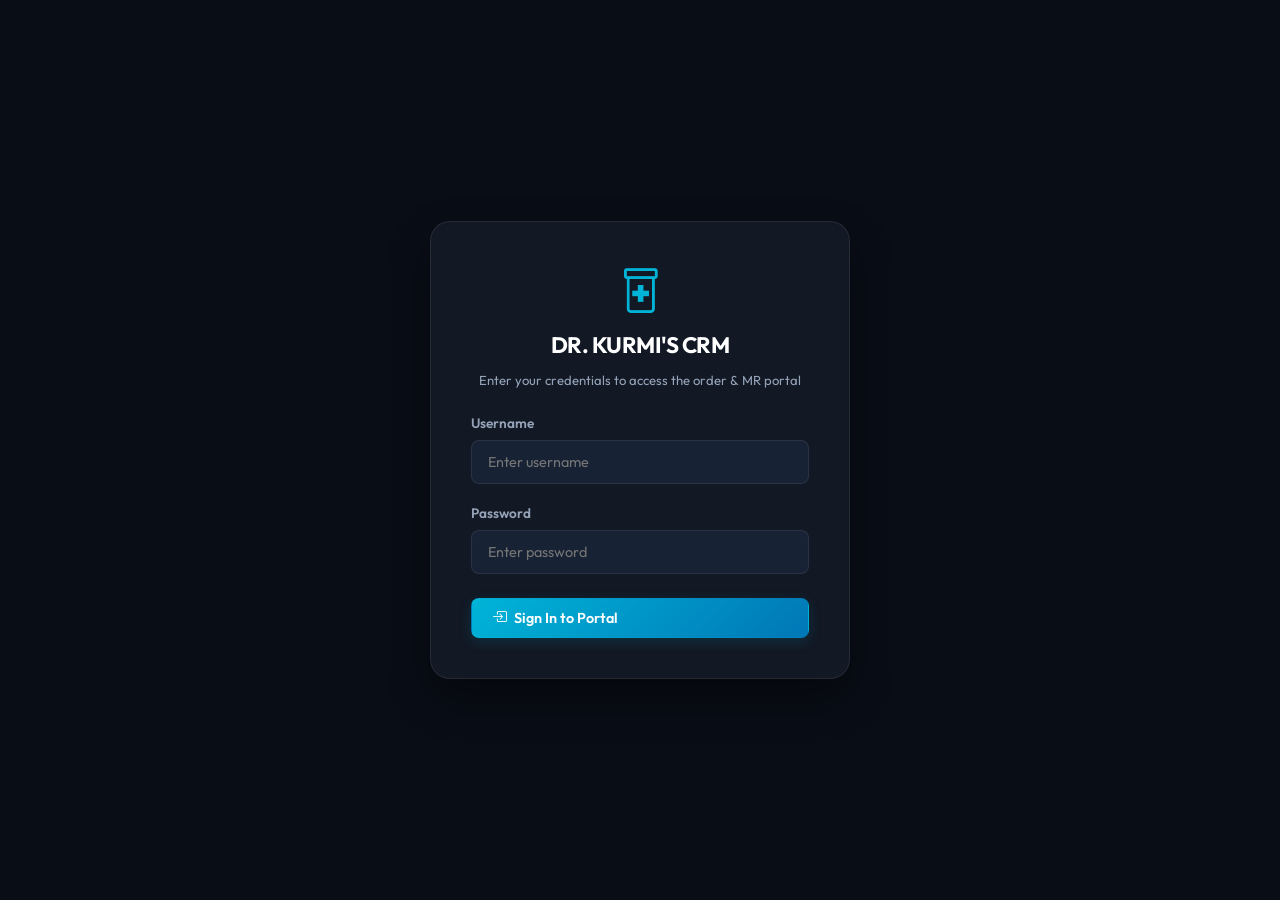
<file: crm/index.html>
<!DOCTYPE html>
<html lang="en">
<head>
    <meta charset="UTF-8">
    <meta name="viewport" content="width=device-width, initial-scale=1.0">
    <title>Dr. Kurmi's Pharmagro | CRM Order & MR Portal</title>
    <!-- Outfit Google Font -->
    <link href="https://fonts.googleapis.com/css2?family=Outfit:wght@300;400;500;600;700;800&display=swap" rel="stylesheet">
    <!-- Bootstrap Icons -->
    <link rel="stylesheet" href="https://cdn.jsdelivr.net/npm/bootstrap-icons@1.11.3/font/bootstrap-icons.min.css">
    <!-- Custom CRM Styles -->
    <link rel="stylesheet" href="crm.css">
</head>
<body>

    <!-- CRM Login Wrapper -->
    <div class="login-wrapper" id="loginWrapper" style="display: none;">
        <div class="login-card">
            <div class="login-brand">
                <i class="bi bi-prescription2 brand-icon"></i>
                <h2>DR. KURMI'S CRM</h2>
                <p>Enter your credentials to access the order & MR portal</p>
            </div>
            <div id="loginError" class="login-error-msg" style="display: none;">
                <i class="bi bi-exclamation-triangle-fill"></i> Invalid username or password.
            </div>
            <form id="crmLoginForm" onsubmit="handleCrmLogin(event)">
                <div class="crm-form-group">
                    <label for="loginUser">Username</label>
                    <input type="text" id="loginUser" class="crm-form-input" required placeholder="Enter username">
                </div>
                <div class="crm-form-group" style="margin-bottom: 24px;">
                    <label for="loginPass">Password</label>
                    <input type="password" id="loginPass" class="crm-form-input" required placeholder="Enter password">
                </div>
                <button type="submit" class="btn btn-primary" style="width: 100%;">
                    <i class="bi bi-box-arrow-in-right"></i> Sign In to Portal
                </button>
            </form>
        </div>
    </div>

    <!-- CRM Main Application Container (Visible on successful auth) -->
    <div class="crm-app-container" id="crmAppContainer" style="display: none;">

        <!-- Sidebar Navigation -->
        <aside class="crm-sidebar">
        <a href="../index.html" class="sidebar-brand">
            <i class="bi bi-prescription2 brand-icon"></i>
            <span class="brand-title">DR. KURMI'S CRM</span>
        </a>
        <ul class="sidebar-menu">
            <li class="menu-item active" data-tab="dashboard">
                <a href="#dashboard"><i class="bi bi-speedometer2"></i> Admin Dashboard</a>
            </li>
            <li class="menu-item" data-tab="orders">
                <a href="#orders"><i class="bi bi-cart3"></i> Order Tracker</a>
            </li>
            <li class="menu-item" data-tab="mr-portal">
                <a href="#mr-portal"><i class="bi bi-people-fill"></i> MR Visit Portal</a>
            </li>
            <li class="menu-item">
                <a href="../index.html"><i class="bi bi-arrow-left-circle"></i> Back to Website</a>
            </li>
            <li class="menu-item">
                <a href="#" onclick="handleCrmLogout(event)"><i class="bi bi-box-arrow-right"></i> Log Out</a>
            </li>
        </ul>
    </aside>

    <!-- Main Content Container -->
    <main class="crm-main">
        <!-- CRM Top Header -->
        <header class="crm-header">
            <div class="header-title">
                <h1 id="pageTitle">Admin Dashboard</h1>
            </div>
            <div class="header-actions">
                <span class="role-badge" id="roleBadge">
                    <i class="bi bi-shield-lock-fill"></i> Manager Mode
                </span>
                <button class="btn btn-primary btn-sm" onclick="openOrderModal()">
                    <i class="bi bi-plus-circle"></i> Log New Order
                </button>
            </div>
        </header>

        <!-- Dynamic Content Section -->
        <div class="crm-content">

            <!-- TAB 1: ADMIN DASHBOARD -->
            <section class="tab-content active" id="tab-dashboard">
                <!-- KPI Counters Row -->
                <div class="kpi-row">
                    <div class="kpi-card">
                        <div class="kpi-header">
                            <span>Total Orders Booked</span>
                            <i class="bi bi-cart-check kpi-icon"></i>
                        </div>
                        <div class="kpi-value" id="kpiTotalOrders">0</div>
                        <div class="kpi-footer">Updated in real-time from website</div>
                    </div>
                    <div class="kpi-card emerald">
                        <div class="kpi-header">
                            <span>Total MR Field Visits</span>
                            <i class="bi bi-geo-alt-fill kpi-icon"></i>
                        </div>
                        <div class="kpi-value" id="kpiTotalVisits">0</div>
                        <div class="kpi-footer">Completed by Medical Reps today</div>
                    </div>
                    <div class="kpi-card amber">
                        <div class="kpi-header">
                            <span>Pending Inquiries</span>
                            <i class="bi bi-clock-history kpi-icon"></i>
                        </div>
                        <div class="kpi-value" id="kpiPendingOrders">0</div>
                        <div class="kpi-footer">Requires confirm/verify status</div>
                    </div>
                </div>

                <!-- Main Dashboard Grid -->
                <div class="dashboard-grid">
                    <!-- Left: Recent Active Orders -->
                    <div class="panel-card">
                        <div class="panel-header">
                            <h3 class="panel-title"><i class="bi bi-receipt-cutoff"></i> Recent Client Inquiries &amp; Orders</h3>
                            <button class="btn btn-outline btn-sm" onclick="switchTab('orders')">View All</button>
                        </div>
                        <div class="table-container">
                            <table class="crm-table">
                               <thead>
                                   <tr>
                                       <th>Client</th>
                                       <th>Segment</th>
                                       <th>Quantity</th>
                                       <th>Date</th>
                                       <th>Status</th>
                                   </tr>
                               </thead>
                               <tbody id="dashboardOrdersTableBody">
                                   <!-- JavaScript renders recent orders -->
                               </tbody>
                            </table>
                        </div>
                    </div>

                    <!-- Right: MR Visit Progress & Routes -->
                    <div class="panel-card">
                        <div class="panel-header">
                            <h3 class="panel-title"><i class="bi bi-clipboard2-check"></i> Active MR Route Target</h3>
                        </div>
                        
                        <div class="crm-form-group progress-gauge" style="margin-bottom: 24px;">
                            <div class="gauge-header">
                                <span>Doctor Coverage Index</span>
                                <span id="gaugeCoveragePct">65%</span>
                            </div>
                            <div class="gauge-bar-bg">
                                <div class="gauge-bar-fill" id="gaugeCoverageFill" style="width: 65%;"></div>
                            </div>
                        </div>

                        <div class="panel-header" style="margin-top: 10px;">
                            <h4 class="panel-title" style="font-size: 0.95rem;"><i class="bi bi-activity"></i> Live MR Check-Ins</h4>
                        </div>
                        <div class="visit-list" id="dashboardVisitsList">
                            <!-- JavaScript renders recent visits -->
                        </div>
                    </div>
                </div>
            </section>

            <!-- TAB 2: ORDER TRACKER -->
            <section class="tab-content" id="tab-orders">
                <div class="panel-card">
                    <div class="panel-header">
                        <h3 class="panel-title"><i class="bi bi-cart3"></i> Master Order Database</h3>
                        <div style="display: flex; gap: 12px;">
                            <button class="btn btn-outline btn-sm" onclick="clearCRMData()">
                                <i class="bi bi-trash"></i> Reset Database
                            </button>
                            <button class="btn btn-primary btn-sm" onclick="openOrderModal()">
                                <i class="bi bi-plus"></i> Add Manual Order
                            </button>
                        </div>
                    </div>
                    <div class="table-container">
                        <table class="crm-table">
                           <thead>
                               <tr>
                                   <th>Order ID</th>
                                   <th>Client / Company</th>
                                   <th>Contact</th>
                                   <th>Product Segment</th>
                                   <th>Message/Req</th>
                                   <th>Date</th>
                                   <th>Status Action</th>
                               </tr>
                           </thead>
                           <tbody id="masterOrdersTableBody">
                               <!-- JavaScript renders master orders -->
                           </tbody>
                        </table>
                    </div>
                </div>
            </section>

            <!-- TAB 3: MR VISIT PORTAL -->
            <section class="tab-content" id="tab-mr-portal">
                <div class="dashboard-grid" style="grid-template-columns: 1fr 2fr;">
                    <!-- Left: Log Visit Check-In -->
                    <div class="panel-card">
                        <div class="panel-header">
                            <h3 class="panel-title"><i class="bi bi-geo-alt"></i> Log Doctor Visit check-in</h3>
                        </div>
                        <form id="mrVisitForm" onsubmit="handleVisitSubmit(event)">
                            <div class="crm-form-group">
                                <label for="mrName">MR Representative Name</label>
                                <select id="mrName" class="crm-form-select" required>
                                    <option value="Amit Sharma">Amit Sharma (Mumbai North)</option>
                                    <option value="Vijay Patil">Vijay Patil (Mumbai South)</option>
                                    <option value="Sneha Mehta">Sneha Mehta (Mumbai Central)</option>
                                    <option value="Rajesh Kurmi">Rajesh Kurmi (Executive Director)</option>
                                </select>
                            </div>
                            <div class="crm-form-group">
                                <label for="doctorName">Doctor Name</label>
                                <input type="text" id="doctorName" class="crm-form-input" placeholder="e.g. Dr. A. K. Roy" required>
                            </div>
                            <div class="crm-form-group">
                                <label for="clinicLocation">Clinic/Pharmacy Address</label>
                                <input type="text" id="clinicLocation" class="crm-form-input" placeholder="e.g. Clinic no 4, Borivali East" required>
                            </div>
                            <div class="crm-form-group">
                                <label for="visitNotes">Discussion Notes &amp; Sample Requested</label>
                                <textarea id="visitNotes" class="crm-form-textarea" rows="3" placeholder="e.g. Requested sample of Multivitamin Softgels and catalog copies" required></textarea>
                            </div>
                            <div class="crm-form-group">
                                <label for="visitOrder">Booking Order Amount (Optional)</label>
                                <input type="text" id="visitOrder" class="crm-form-input" placeholder="e.g. 50 Boxes Softgels / No Order">
                            </div>
                            <button type="submit" class="btn btn-primary" style="width: 100%;">
                                <i class="bi bi-check2-circle"></i> Log Visit Check-in
                            </button>
                        </form>
                    </div>

                    <!-- Right: MR Check-ins Log Database -->
                    <div class="panel-card">
                        <div class="panel-header">
                            <h3 class="panel-title"><i class="bi bi-map-fill"></i> MR Territory Visit Log</h3>
                            <button class="btn btn-outline btn-sm" onclick="clearVisitsData()">Clear Visit Logs</button>
                        </div>
                        <div class="table-container">
                            <table class="crm-table">
                                <thead>
                                    <tr>
                                        <th>MR Representative</th>
                                        <th>Doctor / Client</th>
                                        <th>Location / Clinic</th>
                                        <th>Route Status</th>
                                        <th>Notes &amp; Samples</th>
                                        <th>Order Booked</th>
                                        <th>Time</th>
                                    </tr>
                                </thead>
                                <tbody id="masterVisitsTableBody">
                                    <!-- JavaScript renders MR visit records -->
                                </tbody>
                            </table>
                        </div>
                    </div>
                </div>
            </section>

        </div>
    </main>

    <!-- MODAL: LOG MANUAL ORDER -->
    <div class="modal-overlay" id="orderModal">
        <div class="modal-card">
            <button class="modal-close" onclick="closeOrderModal()">&times;</button>
            <h3 style="margin-bottom: 20px; color:#fff;"><i class="bi bi-cart-plus"></i> Add Manual Order Record</h3>
            <form id="manualOrderForm" onsubmit="handleOrderSubmit(event)">
                <div class="crm-form-group">
                    <label for="orderClient">Client Name / Hospital</label>
                    <input type="text" id="orderClient" class="crm-form-input" placeholder="e.g. Lifeline Pharmacy" required>
                </div>
                <div class="crm-form-group">
                    <label for="orderContact">Contact Phone</label>
                    <input type="text" id="orderContact" class="crm-form-input" placeholder="e.g. +91 99999 88888" required>
                </div>
                <div class="crm-form-group">
                    <label for="orderSegment">Product Segment</label>
                    <select id="orderSegment" class="crm-form-select" required>
                        <option value="Prescription Pharma">Prescription Pharma</option>
                        <option value="Nutraceutical Softgels">Nutraceutical Softgels</option>
                        <option value="OTC & Pain Relief">OTC &amp; Pain Relief</option>
                        <option value="Hospital Supplies">Hospital Supplies</option>
                    </select>
                </div>
                <div class="crm-form-group">
                    <label for="orderQty">Quantity/Details</label>
                    <input type="text" id="orderQty" class="crm-form-input" placeholder="e.g. 100 Boxes / 500 Vials" required>
                </div>
                <div class="crm-form-group">
                    <label for="orderMsg">Custom Message / Notes</label>
                    <textarea id="orderMsg" class="crm-form-textarea" rows="2" placeholder="e.g. Dispatch urgently via local courier"></textarea>
                </div>
                <button type="submit" class="btn btn-primary" style="width: 100%;">
                    <i class="bi bi-save"></i> Save Order Record
                </button>
            </form>
        </div>
    </div>

    </div> <!-- Close crmAppContainer -->

    <!-- Custom CRM Script Logic -->
    <script src="crm.js"></script>
</body>
</html>
</file>
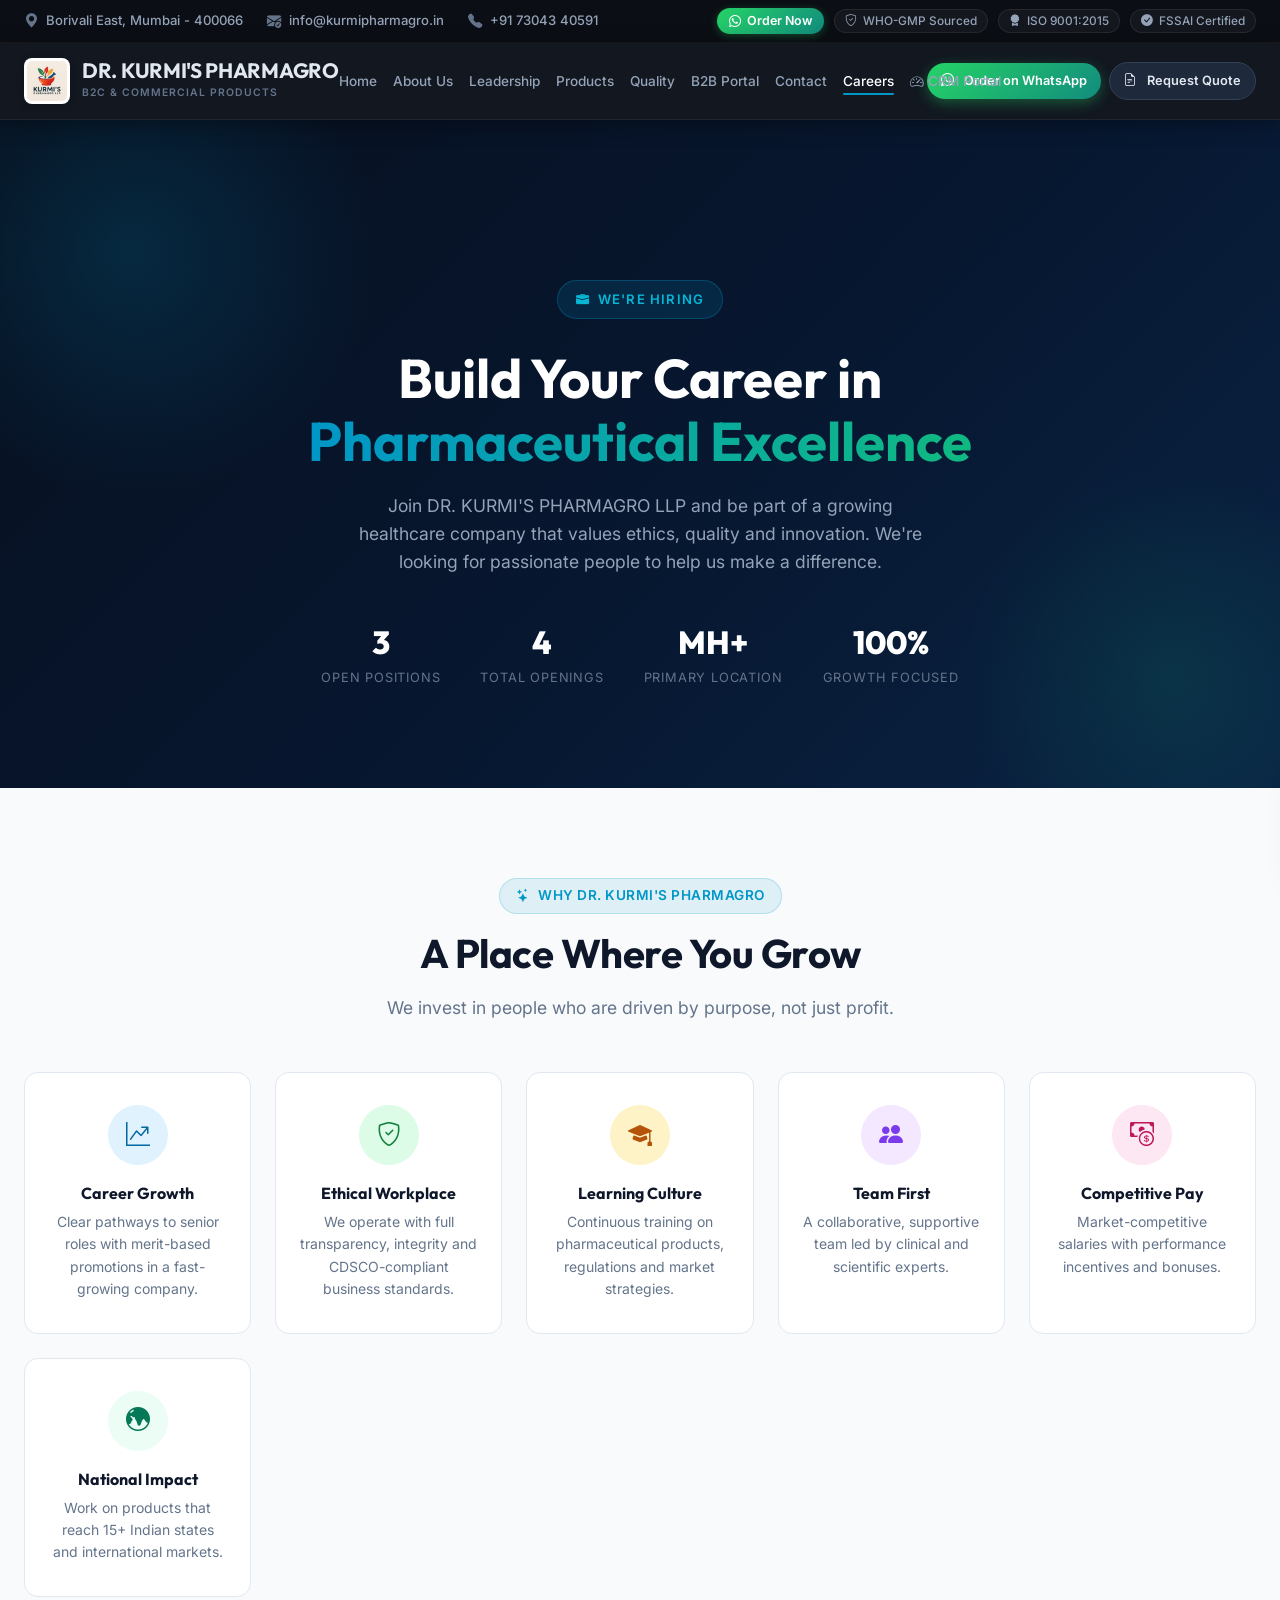
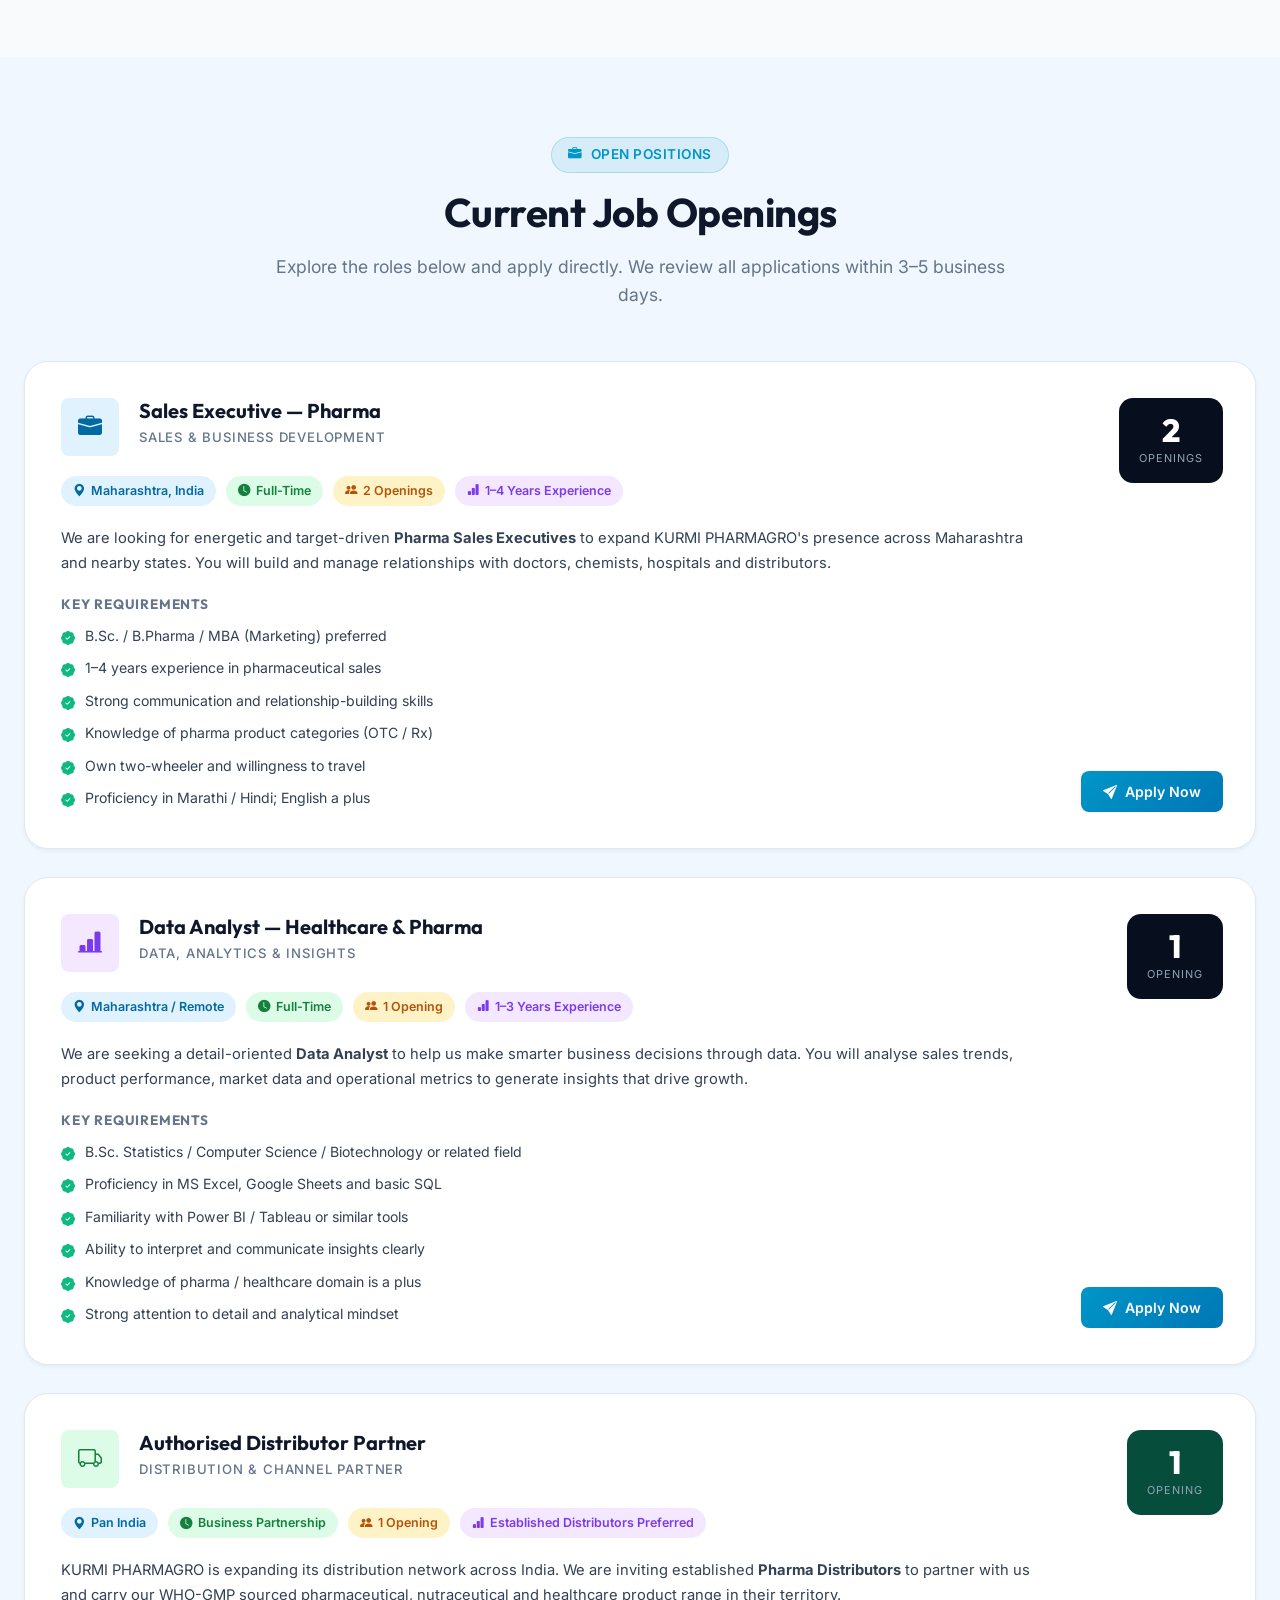
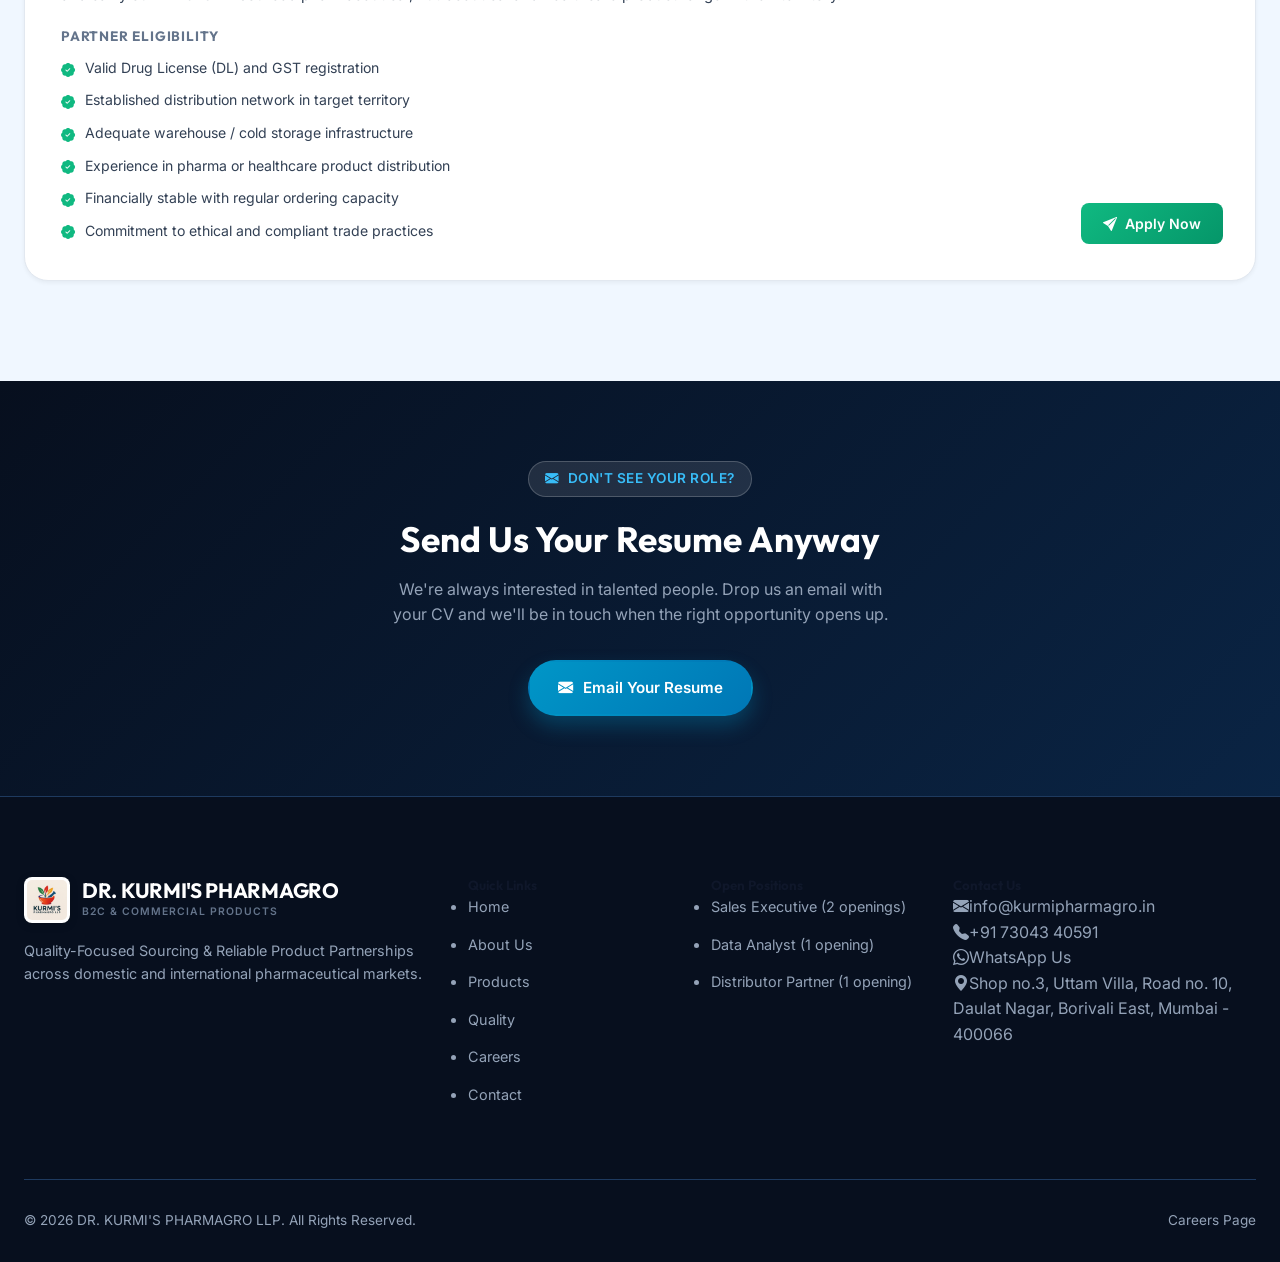
<file: careers.html>
<!DOCTYPE html>
<html lang="en">
<head>
    <meta charset="UTF-8">
    <meta name="viewport" content="width=device-width, initial-scale=1.0">
    <title>Careers | DR. KURMI'S PHARMAGRO LLP — Join Our Team</title>
    <meta name="description" content="Explore exciting career opportunities at DR. KURMI'S PHARMAGRO LLP. We are hiring Sales Executives, Data Analysts and Distributors across India.">
    <meta name="keywords" content="Dr Kurmi Pharmagro Careers, Pharma Jobs India, Sales Executive Pharma, Data Analyst Healthcare, Pharma Distributor India">
    <link rel="icon" href="data:image/svg+xml,<svg xmlns=%22http://www.w3.org/2000/svg%22 viewBox=%220 0 100 100%22><text y=%22.9em%22 font-size=%2290%22>💊</text></svg>">

    <!-- Bootstrap Icons -->
    <link rel="stylesheet" href="https://cdn.jsdelivr.net/npm/bootstrap-icons@1.11.3/font/bootstrap-icons.min.css">

    <!-- Main Stylesheet -->
    <link rel="stylesheet" href="css/styles.css">

    <!-- Careers Page Extra Styles -->
    <style>
        /* ── Careers Hero ── */
        .careers-hero {
            background: linear-gradient(135deg, var(--navy-bg) 0%, #071832 60%, #0a2444 100%);
            padding: 160px 0 100px;
            position: relative;
            overflow: hidden;
        }
        .careers-hero::before {
            content: '';
            position: absolute;
            top: -120px; left: -120px;
            width: 500px; height: 500px;
            background: radial-gradient(circle, rgba(0,150,199,0.18) 0%, transparent 70%);
            border-radius: 50%;
        }
        .careers-hero::after {
            content: '';
            position: absolute;
            bottom: -100px; right: -100px;
            width: 420px; height: 420px;
            background: radial-gradient(circle, rgba(16,185,129,0.12) 0%, transparent 70%);
            border-radius: 50%;
        }
        .careers-hero-inner {
            position: relative; z-index: 2;
            text-align: center;
            max-width: 780px;
            margin: 0 auto;
        }
        .careers-hero-tag {
            display: inline-flex;
            align-items: center;
            gap: 8px;
            background: rgba(0,150,199,0.15);
            border: 1px solid rgba(0,150,199,0.3);
            color: var(--accent-cyan);
            font-size: 0.82rem;
            font-weight: 600;
            letter-spacing: 1.2px;
            text-transform: uppercase;
            padding: 8px 18px;
            border-radius: 50px;
            margin-bottom: 28px;
        }
        .careers-hero h1 {
            font-family: 'Outfit', sans-serif;
            font-size: clamp(2.2rem, 5vw, 3.4rem);
            color: #fff;
            line-height: 1.15;
            margin-bottom: 20px;
        }
        .careers-hero h1 span {
            background: linear-gradient(90deg, var(--primary), var(--accent-emerald));
            -webkit-background-clip: text;
            -webkit-text-fill-color: transparent;
        }
        .careers-hero p {
            font-size: 1.1rem;
            color: #94a3b8;
            max-width: 580px;
            margin: 0 auto 40px;
        }
        .careers-hero-stats {
            display: flex;
            justify-content: center;
            gap: 40px;
            flex-wrap: wrap;
        }
        .ch-stat { text-align: center; }
        .ch-stat .num {
            font-family: 'Outfit', sans-serif;
            font-size: 2rem;
            font-weight: 800;
            color: #fff;
        }
        .ch-stat .lbl {
            font-size: 0.8rem;
            color: #64748b;
            text-transform: uppercase;
            letter-spacing: 0.8px;
        }

        /* ── Why Join Us ── */
        .why-join { padding: 90px 0 60px; background: var(--bg-light); }
        .why-grid {
            display: grid;
            grid-template-columns: repeat(auto-fit, minmax(220px, 1fr));
            gap: 24px;
            margin-top: 48px;
        }
        .why-card {
            background: #fff;
            border: 1px solid #e2e8f0;
            border-radius: var(--radius-md);
            padding: 32px 24px;
            text-align: center;
            transition: var(--transition);
            position: relative;
            overflow: hidden;
        }
        .why-card::before {
            content: '';
            position: absolute;
            top: 0; left: 0; right: 0;
            height: 3px;
            background: linear-gradient(90deg, var(--primary), var(--accent-emerald));
            opacity: 0;
            transition: var(--transition);
        }
        .why-card:hover { transform: translateY(-6px); box-shadow: var(--shadow-md); border-color: var(--primary-light); }
        .why-card:hover::before { opacity: 1; }
        .why-icon {
            width: 60px; height: 60px;
            border-radius: 50%;
            display: flex; align-items: center; justify-content: center;
            margin: 0 auto 18px;
            font-size: 1.5rem;
        }
        .why-card h4 { font-size: 1rem; margin-bottom: 8px; color: var(--text-heading); }
        .why-card p { font-size: 0.875rem; color: var(--text-muted); line-height: 1.6; }

        /* ── Open Positions ── */
        .open-positions { padding: 80px 0 100px; background: #f0f7ff; }
        .positions-grid { display: grid; gap: 28px; margin-top: 52px; }

        /* Job Card */
        .job-card {
            background: #fff;
            border: 1px solid #e2e8f0;
            border-radius: var(--radius-lg);
            overflow: hidden;
            transition: var(--transition);
            box-shadow: var(--shadow-sm);
            display: grid;
            grid-template-columns: 1fr auto;
        }
        .job-card:hover { box-shadow: 0 20px 50px -10px rgba(0,150,199,0.14); border-color: rgba(0,150,199,0.3); transform: translateY(-3px); }
        .job-card-body { padding: 36px; }
        .job-card-header { display: flex; align-items: flex-start; gap: 20px; margin-bottom: 20px; }
        .job-icon-box {
            width: 58px; height: 58px;
            border-radius: var(--radius-sm);
            display: flex; align-items: center; justify-content: center;
            font-size: 1.5rem;
            flex-shrink: 0;
        }
        .job-title-group h3 { font-size: 1.25rem; color: var(--text-heading); margin-bottom: 4px; }
        .job-dept { font-size: 0.82rem; color: var(--text-muted); font-weight: 500; text-transform: uppercase; letter-spacing: 0.8px; }
        .job-tags { display: flex; flex-wrap: wrap; gap: 10px; margin-bottom: 20px; }
        .job-tag {
            display: inline-flex; align-items: center; gap: 6px;
            padding: 5px 12px; border-radius: 50px;
            font-size: 0.78rem; font-weight: 600;
        }
        .job-tag.location { background: #e0f2fe; color: #0369a1; }
        .job-tag.type     { background: #dcfce7; color: #15803d; }
        .job-tag.openings { background: #fef3c7; color: #b45309; }
        .job-tag.exp      { background: #f3e8ff; color: #7c3aed; }
        .job-desc { font-size: 0.92rem; color: var(--text-body); line-height: 1.7; margin-bottom: 20px; }
        .job-requirements h5 { font-size: 0.85rem; text-transform: uppercase; letter-spacing: 0.8px; color: var(--text-muted); margin-bottom: 12px; }
        .job-req-list { list-style: none; display: flex; flex-direction: column; gap: 8px; }
        .job-req-list li { display: flex; align-items: flex-start; gap: 10px; font-size: 0.88rem; color: var(--text-body); }
        .job-req-list li i { color: var(--accent-emerald); margin-top: 2px; flex-shrink: 0; }
        .job-card-action {
            padding: 36px 32px 36px 0;
            display: flex; flex-direction: column;
            align-items: flex-end; justify-content: space-between;
        }
        .openings-badge {
            display: flex; flex-direction: column; align-items: center;
            background: var(--navy-bg); color: #fff;
            border-radius: var(--radius-md); padding: 16px 20px;
            text-align: center; min-width: 90px;
        }
        .openings-badge .badge-num { font-family: 'Outfit', sans-serif; font-size: 2rem; font-weight: 800; line-height: 1; }
        .openings-badge .badge-lbl { font-size: 0.68rem; text-transform: uppercase; letter-spacing: 1px; color: #94a3b8; margin-top: 4px; }
        .apply-btn {
            display: inline-flex; align-items: center; gap: 8px;
            background: linear-gradient(135deg, var(--primary) 0%, var(--primary-hover) 100%);
            color: #fff; font-weight: 600; font-size: 0.88rem;
            padding: 12px 22px; border-radius: var(--radius-sm);
            border: none; cursor: pointer; transition: var(--transition); text-decoration: none;
        }
        .apply-btn:hover { transform: translateY(-2px); box-shadow: 0 8px 20px rgba(0,150,199,0.35); }
        .apply-btn.distributor { background: linear-gradient(135deg, var(--accent-emerald) 0%, var(--accent-emerald-dark) 100%); }
        .apply-btn.distributor:hover { box-shadow: 0 8px 20px rgba(16,185,129,0.35); }

        /* ── Apply Modal ── */
        .apply-modal-overlay {
            position: fixed; inset: 0;
            background: rgba(7,15,30,0.75);
            backdrop-filter: blur(6px);
            z-index: 9000;
            display: flex; align-items: center; justify-content: center;
            padding: 20px;
            opacity: 0; pointer-events: none;
            transition: opacity 0.3s ease;
        }
        .apply-modal-overlay.active { opacity: 1; pointer-events: all; }
        .apply-modal-box {
            background: #fff;
            border-radius: var(--radius-lg);
            width: 100%; max-width: 560px;
            max-height: 90vh; overflow-y: auto;
            transform: translateY(30px);
            transition: transform 0.3s ease;
        }
        .apply-modal-overlay.active .apply-modal-box { transform: translateY(0); }
        .apply-modal-header {
            padding: 28px 32px 20px;
            border-bottom: 1px solid #e2e8f0;
            display: flex; align-items: center; justify-content: space-between;
        }
        .apply-modal-header h3 { font-size: 1.15rem; color: var(--text-heading); }
        .apply-modal-header .close-btn { background: none; border: none; font-size: 1.4rem; color: var(--text-muted); cursor: pointer; transition: var(--transition); }
        .apply-modal-header .close-btn:hover { color: var(--text-heading); }
        .apply-modal-body { padding: 28px 32px 32px; }
        .apply-position-tag {
            display: inline-flex; align-items: center; gap: 8px;
            background: var(--primary-light); color: var(--primary-hover);
            font-size: 0.8rem; font-weight: 600;
            padding: 6px 14px; border-radius: 50px; margin-bottom: 24px;
        }
        .form-row { display: grid; grid-template-columns: 1fr 1fr; gap: 16px; }
        .form-group { margin-bottom: 18px; }
        .form-label { display: block; font-size: 0.83rem; font-weight: 600; color: var(--text-heading); margin-bottom: 7px; }
        .form-control {
            width: 100%; padding: 11px 14px;
            border: 1.5px solid #e2e8f0;
            border-radius: var(--radius-sm);
            font-family: 'Inter', sans-serif;
            font-size: 0.9rem; color: var(--text-body);
            background: #fff; transition: var(--transition); outline: none;
        }
        .form-control:focus { border-color: var(--primary); box-shadow: 0 0 0 3px rgba(0,150,199,0.1); }
        textarea.form-control { resize: vertical; min-height: 100px; }
        select.form-control { cursor: pointer; }
        .submit-btn {
            width: 100%; padding: 14px;
            background: linear-gradient(135deg, var(--primary) 0%, var(--primary-hover) 100%);
            color: #fff; font-weight: 700; font-size: 0.95rem;
            border: none; border-radius: var(--radius-sm);
            cursor: pointer; transition: var(--transition);
            display: flex; align-items: center; justify-content: center; gap: 8px;
            margin-top: 8px;
        }
        .submit-btn:hover { transform: translateY(-2px); box-shadow: 0 10px 28px rgba(0,150,199,0.35); }

        /* ── Toast ── */
        .careers-toast {
            position: fixed; bottom: 32px; right: 32px;
            background: var(--navy-bg); color: #fff;
            border-radius: var(--radius-md); padding: 18px 24px;
            display: flex; align-items: center; gap: 14px;
            z-index: 99999;
            box-shadow: 0 20px 50px rgba(0,0,0,0.3);
            transform: translateX(120%);
            transition: transform 0.4s cubic-bezier(0.34, 1.56, 0.64, 1);
            max-width: 360px;
        }
        .careers-toast.show { transform: translateX(0); }
        .careers-toast i { font-size: 1.4rem; color: var(--accent-emerald); }
        .careers-toast strong { display: block; font-size: 0.95rem; }
        .careers-toast span { font-size: 0.8rem; color: #94a3b8; }

        @media (max-width: 768px) {
            .job-card { grid-template-columns: 1fr; }
            .job-card-action { padding: 0 28px 28px 28px; flex-direction: row; align-items: center; }
            .form-row { grid-template-columns: 1fr; }
            .careers-hero-stats { gap: 24px; }
            .apply-modal-body, .apply-modal-header { padding-left: 20px; padding-right: 20px; }
        }
    </style>
</head>
<body>

    <!-- Top Info Bar -->
    <div class="top-bar">
        <div class="container">
            <div class="top-bar-info">
                <div class="top-bar-item"><i class="bi bi-geo-alt-fill"></i><span>Borivali East, Mumbai - 400066</span></div>
                <div class="top-bar-item"><i class="bi bi-envelope-check-fill"></i><span>info@kurmipharmagro.in</span></div>
                <div class="top-bar-item"><i class="bi bi-telephone-fill"></i><span>+91 73043 40591</span></div>
            </div>
            <div class="top-bar-badges">
                <a href="https://wa.me/917304340591?text=Hello%2C%20I%20would%20like%20to%20place%20an%20order." target="_blank" rel="noopener" class="top-bar-order-btn">
                    <i class="bi bi-whatsapp"></i> Order Now
                </a>
                <span class="badge-tag"><i class="bi bi-shield-check"></i> WHO-GMP Sourced</span>
                <span class="badge-tag"><i class="bi bi-award-fill"></i> ISO 9001:2015</span>
                <span class="badge-tag"><i class="bi bi-check-circle-fill"></i> FSSAI Certified</span>
            </div>
        </div>
    </div>

    <!-- Navbar -->
    <nav class="navbar" id="navbar">
        <div class="container">
            <a href="index.html" class="brand-logo">
                <img src="assets/logo.jpg" alt="DR. KURMI'S PHARMAGRO LLP" class="brand-logo-img">
                <div class="logo-text">
                    <span class="brand-name">DR. KURMI'S PHARMAGRO</span>
                    <span class="brand-tag">B2C &amp; COMMERCIAL PRODUCTS</span>
                </div>
            </a>
            <ul class="nav-menu" id="navMenu">
                <li><a href="index.html#home" class="nav-link">Home</a></li>
                <li><a href="index.html#about" class="nav-link">About Us</a></li>
                <li><a href="index.html#leadership" class="nav-link">Leadership</a></li>
                <li><a href="index.html#catalog" class="nav-link">Products</a></li>
                <li><a href="index.html#quality" class="nav-link">Quality</a></li>
                <li><a href="index.html#b2b" class="nav-link">B2B Portal</a></li>
                <li><a href="index.html#contact" class="nav-link">Contact</a></li>
                <li><a href="careers.html" class="nav-link active">Careers</a></li>
                <li><a href="crm/index.html" class="nav-link" target="_blank"><i class="bi bi-speedometer2"></i> CRM Portal</a></li>
                <li><a href="https://wa.me/917304340591?text=Hello%2C%20I%20would%20like%20to%20place%20an%20order." target="_blank" rel="noopener" class="nav-link nav-whatsapp-link"><i class="bi bi-whatsapp"></i> Order on WhatsApp</a></li>
            </ul>
            <div class="nav-actions">
                <a href="https://wa.me/917304340591?text=Hello%2C%20I%20would%20like%20to%20place%20an%20order." target="_blank" rel="noopener" class="btn btn-whatsapp btn-sm">
                    <i class="bi bi-whatsapp"></i> Order on WhatsApp
                </a>
                <a href="index.html#contact" class="btn btn-primary btn-sm">
                    <i class="bi bi-file-earmark-text"></i> Request Quote
                </a>
                <button class="mobile-toggle" id="mobileToggle" aria-label="Toggle Menu">
                    <i class="bi bi-list"></i>
                </button>
            </div>
        </div>
    </nav>

    <!-- ── Careers Hero ── -->
    <section class="careers-hero" id="careers-top">
        <div class="container">
            <div class="careers-hero-inner">
                <div class="careers-hero-tag">
                    <i class="bi bi-briefcase-fill"></i> We're Hiring
                </div>
                <h1>Build Your Career in <span>Pharmaceutical Excellence</span></h1>
                <p>Join DR. KURMI'S PHARMAGRO LLP and be part of a growing healthcare company that values ethics, quality and innovation. We're looking for passionate people to help us make a difference.</p>
                <div class="careers-hero-stats">
                    <div class="ch-stat"><div class="num">3</div><div class="lbl">Open Positions</div></div>
                    <div class="ch-stat"><div class="num">4</div><div class="lbl">Total Openings</div></div>
                    <div class="ch-stat"><div class="num">MH+</div><div class="lbl">Primary Location</div></div>
                    <div class="ch-stat"><div class="num">100%</div><div class="lbl">Growth Focused</div></div>
                </div>
            </div>
        </div>
    </section>

    <!-- ── Why Join Us ── -->
    <section class="why-join">
        <div class="container">
            <div class="section-header">
                <div class="section-tag"><i class="bi bi-stars"></i> Why Dr. Kurmi's Pharmagro</div>
                <h2 class="section-title">A Place Where You Grow</h2>
                <p class="section-subtitle">We invest in people who are driven by purpose, not just profit.</p>
            </div>
            <div class="why-grid">
                <div class="why-card">
                    <div class="why-icon" style="background:#e0f2fe;"><i class="bi bi-graph-up-arrow" style="color:#0369a1;"></i></div>
                    <h4>Career Growth</h4>
                    <p>Clear pathways to senior roles with merit-based promotions in a fast-growing company.</p>
                </div>
                <div class="why-card">
                    <div class="why-icon" style="background:#dcfce7;"><i class="bi bi-shield-check" style="color:#15803d;"></i></div>
                    <h4>Ethical Workplace</h4>
                    <p>We operate with full transparency, integrity and CDSCO-compliant business standards.</p>
                </div>
                <div class="why-card">
                    <div class="why-icon" style="background:#fef3c7;"><i class="bi bi-mortarboard-fill" style="color:#b45309;"></i></div>
                    <h4>Learning Culture</h4>
                    <p>Continuous training on pharmaceutical products, regulations and market strategies.</p>
                </div>
                <div class="why-card">
                    <div class="why-icon" style="background:#f3e8ff;"><i class="bi bi-people-fill" style="color:#7c3aed;"></i></div>
                    <h4>Team First</h4>
                    <p>A collaborative, supportive team led by clinical and scientific experts.</p>
                </div>
                <div class="why-card">
                    <div class="why-icon" style="background:#fce7f3;"><i class="bi bi-cash-coin" style="color:#be185d;"></i></div>
                    <h4>Competitive Pay</h4>
                    <p>Market-competitive salaries with performance incentives and bonuses.</p>
                </div>
                <div class="why-card">
                    <div class="why-icon" style="background:#ecfdf5;"><i class="bi bi-globe-central-south-asia" style="color:#047857;"></i></div>
                    <h4>National Impact</h4>
                    <p>Work on products that reach 15+ Indian states and international markets.</p>
                </div>
            </div>
        </div>
    </section>

    <!-- ── Open Positions ── -->
    <section class="open-positions" id="positions">
        <div class="container">
            <div class="section-header">
                <div class="section-tag"><i class="bi bi-briefcase-fill"></i> Open Positions</div>
                <h2 class="section-title">Current Job Openings</h2>
                <p class="section-subtitle">Explore the roles below and apply directly. We review all applications within 3–5 business days.</p>
            </div>

            <div class="positions-grid">

                <!-- Job 1: Sales Executive -->
                <div class="job-card">
                    <div class="job-card-body">
                        <div class="job-card-header">
                            <div class="job-icon-box" style="background:#e0f2fe;">
                                <i class="bi bi-briefcase-fill" style="color:#0369a1;"></i>
                            </div>
                            <div class="job-title-group">
                                <h3>Sales Executive — Pharma</h3>
                                <div class="job-dept">Sales &amp; Business Development</div>
                            </div>
                        </div>
                        <div class="job-tags">
                            <span class="job-tag location"><i class="bi bi-geo-alt-fill"></i> Maharashtra, India</span>
                            <span class="job-tag type"><i class="bi bi-clock-fill"></i> Full-Time</span>
                            <span class="job-tag openings"><i class="bi bi-people-fill"></i> 2 Openings</span>
                            <span class="job-tag exp"><i class="bi bi-bar-chart-fill"></i> 1–4 Years Experience</span>
                        </div>
                        <p class="job-desc">
                            We are looking for energetic and target-driven <strong>Pharma Sales Executives</strong> to expand KURMI PHARMAGRO's presence across Maharashtra and nearby states. You will build and manage relationships with doctors, chemists, hospitals and distributors.
                        </p>
                        <div class="job-requirements">
                            <h5>Key Requirements</h5>
                            <ul class="job-req-list">
                                <li><i class="bi bi-patch-check-fill"></i> B.Sc. / B.Pharma / MBA (Marketing) preferred</li>
                                <li><i class="bi bi-patch-check-fill"></i> 1–4 years experience in pharmaceutical sales</li>
                                <li><i class="bi bi-patch-check-fill"></i> Strong communication and relationship-building skills</li>
                                <li><i class="bi bi-patch-check-fill"></i> Knowledge of pharma product categories (OTC / Rx)</li>
                                <li><i class="bi bi-patch-check-fill"></i> Own two-wheeler and willingness to travel</li>
                                <li><i class="bi bi-patch-check-fill"></i> Proficiency in Marathi / Hindi; English a plus</li>
                            </ul>
                        </div>
                    </div>
                    <div class="job-card-action">
                        <div class="openings-badge">
                            <span class="badge-num">2</span>
                            <span class="badge-lbl">Openings</span>
                        </div>
                        <button class="apply-btn" id="applyBtn1" onclick="openApplyModal('Sales Executive — Pharma')">
                            <i class="bi bi-send-fill"></i> Apply Now
                        </button>
                    </div>
                </div>

                <!-- Job 2: Data Analyst -->
                <div class="job-card">
                    <div class="job-card-body">
                        <div class="job-card-header">
                            <div class="job-icon-box" style="background:#f3e8ff;">
                                <i class="bi bi-bar-chart-line-fill" style="color:#7c3aed;"></i>
                            </div>
                            <div class="job-title-group">
                                <h3>Data Analyst — Healthcare &amp; Pharma</h3>
                                <div class="job-dept">Data, Analytics &amp; Insights</div>
                            </div>
                        </div>
                        <div class="job-tags">
                            <span class="job-tag location"><i class="bi bi-geo-alt-fill"></i> Maharashtra / Remote</span>
                            <span class="job-tag type"><i class="bi bi-clock-fill"></i> Full-Time</span>
                            <span class="job-tag openings"><i class="bi bi-people-fill"></i> 1 Opening</span>
                            <span class="job-tag exp"><i class="bi bi-bar-chart-fill"></i> 1–3 Years Experience</span>
                        </div>
                        <p class="job-desc">
                            We are seeking a detail-oriented <strong>Data Analyst</strong> to help us make smarter business decisions through data. You will analyse sales trends, product performance, market data and operational metrics to generate insights that drive growth.
                        </p>
                        <div class="job-requirements">
                            <h5>Key Requirements</h5>
                            <ul class="job-req-list">
                                <li><i class="bi bi-patch-check-fill"></i> B.Sc. Statistics / Computer Science / Biotechnology or related field</li>
                                <li><i class="bi bi-patch-check-fill"></i> Proficiency in MS Excel, Google Sheets and basic SQL</li>
                                <li><i class="bi bi-patch-check-fill"></i> Familiarity with Power BI / Tableau or similar tools</li>
                                <li><i class="bi bi-patch-check-fill"></i> Ability to interpret and communicate insights clearly</li>
                                <li><i class="bi bi-patch-check-fill"></i> Knowledge of pharma / healthcare domain is a plus</li>
                                <li><i class="bi bi-patch-check-fill"></i> Strong attention to detail and analytical mindset</li>
                            </ul>
                        </div>
                    </div>
                    <div class="job-card-action">
                        <div class="openings-badge">
                            <span class="badge-num">1</span>
                            <span class="badge-lbl">Opening</span>
                        </div>
                        <button class="apply-btn" id="applyBtn2" onclick="openApplyModal('Data Analyst — Healthcare and Pharma')">
                            <i class="bi bi-send-fill"></i> Apply Now
                        </button>
                    </div>
                </div>

                <!-- Job 3: Distributor -->
                <div class="job-card">
                    <div class="job-card-body">
                        <div class="job-card-header">
                            <div class="job-icon-box" style="background:#dcfce7;">
                                <i class="bi bi-truck" style="color:#15803d;"></i>
                            </div>
                            <div class="job-title-group">
                                <h3>Authorised Distributor Partner</h3>
                                <div class="job-dept">Distribution &amp; Channel Partner</div>
                            </div>
                        </div>
                        <div class="job-tags">
                            <span class="job-tag location"><i class="bi bi-geo-alt-fill"></i> Pan India</span>
                            <span class="job-tag type"><i class="bi bi-clock-fill"></i> Business Partnership</span>
                            <span class="job-tag openings"><i class="bi bi-people-fill"></i> 1 Opening</span>
                            <span class="job-tag exp"><i class="bi bi-bar-chart-fill"></i> Established Distributors Preferred</span>
                        </div>
                        <p class="job-desc">
                            KURMI PHARMAGRO is expanding its distribution network across India. We are inviting established <strong>Pharma Distributors</strong> to partner with us and carry our WHO-GMP sourced pharmaceutical, nutraceutical and healthcare product range in their territory.
                        </p>
                        <div class="job-requirements">
                            <h5>Partner Eligibility</h5>
                            <ul class="job-req-list">
                                <li><i class="bi bi-patch-check-fill"></i> Valid Drug License (DL) and GST registration</li>
                                <li><i class="bi bi-patch-check-fill"></i> Established distribution network in target territory</li>
                                <li><i class="bi bi-patch-check-fill"></i> Adequate warehouse / cold storage infrastructure</li>
                                <li><i class="bi bi-patch-check-fill"></i> Experience in pharma or healthcare product distribution</li>
                                <li><i class="bi bi-patch-check-fill"></i> Financially stable with regular ordering capacity</li>
                                <li><i class="bi bi-patch-check-fill"></i> Commitment to ethical and compliant trade practices</li>
                            </ul>
                        </div>
                    </div>
                    <div class="job-card-action">
                        <div class="openings-badge" style="background:#064e3b;">
                            <span class="badge-num">1</span>
                            <span class="badge-lbl">Opening</span>
                        </div>
                        <button class="apply-btn distributor" id="applyBtn3" onclick="openApplyModal('Authorised Distributor Partner')">
                            <i class="bi bi-send-fill"></i> Apply Now
                        </button>
                    </div>
                </div>

            </div>
        </div>
    </section>

    <!-- CTA Banner -->
    <section style="background:linear-gradient(135deg,var(--navy-bg) 0%,#0a2444 100%);padding:80px 0;">
        <div class="container" style="text-align:center;">
            <div class="section-tag light" style="display:inline-flex;margin-bottom:20px;">
                <i class="bi bi-envelope-fill"></i> Don't see your role?
            </div>
            <h2 style="color:#fff;font-size:clamp(1.6rem,3vw,2.2rem);margin-bottom:16px;">Send Us Your Resume Anyway</h2>
            <p style="color:#94a3b8;max-width:520px;margin:0 auto 32px;">
                We're always interested in talented people. Drop us an email with your CV and we'll be in touch when the right opportunity opens up.
            </p>
            <a href="mailto:info@kurmipharmagro.in?subject=Career Inquiry — KURMI PHARMAGRO" class="btn btn-primary">
                <i class="bi bi-envelope-fill"></i> Email Your Resume
            </a>
        </div>
    </section>

    <!-- Footer -->
    <footer class="footer">
        <div class="container">
            <div class="footer-grid">
                <div class="footer-brand">
                    <a href="index.html" class="brand-logo">
                        <img src="assets/logo.jpg" alt="DR. KURMI'S PHARMAGRO LLP" class="brand-logo-img">
                        <div class="logo-text">
                            <span class="brand-name">DR. KURMI'S PHARMAGRO</span>
                            <span class="brand-tag">B2C &amp; COMMERCIAL PRODUCTS</span>
                        </div>
                    </a>
                    <p class="footer-desc">Quality-Focused Sourcing &amp; Reliable Product Partnerships across domestic and international pharmaceutical markets.</p>
                </div>
                <div class="footer-links">
                    <h5>Quick Links</h5>
                    <ul>
                        <li><a href="index.html#home">Home</a></li>
                        <li><a href="index.html#about">About Us</a></li>
                        <li><a href="index.html#catalog">Products</a></li>
                        <li><a href="index.html#quality">Quality</a></li>
                        <li><a href="careers.html">Careers</a></li>
                        <li><a href="index.html#contact">Contact</a></li>
                    </ul>
                </div>
                <div class="footer-links">
                    <h5>Open Positions</h5>
                    <ul>
                        <li><a href="#positions">Sales Executive (2 openings)</a></li>
                        <li><a href="#positions">Data Analyst (1 opening)</a></li>
                        <li><a href="#positions">Distributor Partner (1 opening)</a></li>
                    </ul>
                </div>
                <div class="footer-contact">
                    <h5>Contact Us</h5>
                    <div class="footer-contact-item"><i class="bi bi-envelope-fill"></i><a href="mailto:info@kurmipharmagro.in">info@kurmipharmagro.in</a></div>
                    <div class="footer-contact-item"><i class="bi bi-telephone-fill"></i><a href="tel:+917304340591">+91 73043 40591</a></div>
                    <div class="footer-contact-item"><i class="bi bi-whatsapp"></i><a href="https://wa.me/917304340591" target="_blank" rel="noopener">WhatsApp Us</a></div>
                    <div class="footer-contact-item"><i class="bi bi-geo-alt-fill"></i><span>Shop no.3, Uttam Villa, Road no. 10, Daulat Nagar, Borivali East, Mumbai - 400066</span></div>
                </div>
            </div>
            <div class="footer-bottom">
                <span>&copy; 2026 DR. KURMI'S PHARMAGRO LLP. All Rights Reserved.</span>
                <span>Careers Page</span>
            </div>
        </div>
    </footer>

    <!-- Apply Now Modal -->
    <div class="apply-modal-overlay" id="applyModalOverlay">
        <div class="apply-modal-box">
            <div class="apply-modal-header">
                <h3>Apply for Position</h3>
                <button class="close-btn" onclick="closeApplyModal()">&times;</button>
            </div>
            <div class="apply-modal-body">
                <div class="apply-position-tag">
                    <i class="bi bi-briefcase-fill"></i>
                    <span id="applyPositionLabel">Position</span>
                </div>
                <form id="applyForm" onsubmit="handleApplySubmit(event)">
                    <div class="form-row">
                        <div class="form-group">
                            <label class="form-label">Full Name *</label>
                            <input type="text" class="form-control" id="applyName" required placeholder="Your full name">
                        </div>
                        <div class="form-group">
                            <label class="form-label">Phone Number *</label>
                            <input type="tel" class="form-control" id="applyPhone" required placeholder="+91 XXXXX XXXXX">
                        </div>
                    </div>
                    <div class="form-group">
                        <label class="form-label">Email Address *</label>
                        <input type="email" class="form-control" id="applyEmail" required placeholder="your@email.com">
                    </div>
                    <div class="form-row">
                        <div class="form-group">
                            <label class="form-label">City / Location *</label>
                            <input type="text" class="form-control" id="applyCity" required placeholder="City, State">
                        </div>
                        <div class="form-group">
                            <label class="form-label">Years of Experience *</label>
                            <select class="form-control" id="applyExp" required>
                                <option value="">Select experience</option>
                                <option value="Fresher (0-1 yr)">Fresher (0–1 yr)</option>
                                <option value="1-2 Years">1–2 Years</option>
                                <option value="2-4 Years">2–4 Years</option>
                                <option value="4-7 Years">4–7 Years</option>
                                <option value="7+ Years">7+ Years</option>
                            </select>
                        </div>
                    </div>
                    <div class="form-group">
                        <label class="form-label">Highest Qualification</label>
                        <input type="text" class="form-control" id="applyQual" placeholder="e.g. B.Pharma, B.Sc. Microbiology, MBA">
                    </div>
                    <div class="form-group">
                        <label class="form-label">Tell us about yourself</label>
                        <textarea class="form-control" id="applyMessage" placeholder="Briefly describe your relevant experience and why you want to join KURMI PHARMAGRO..."></textarea>
                    </div>
                    <button type="submit" class="submit-btn">
                        <i class="bi bi-send-fill"></i> Submit Application via WhatsApp
                    </button>
                </form>
            </div>
        </div>
    </div>

    <!-- Toast -->
    <div class="careers-toast" id="careersToast">
        <i class="bi bi-check-circle-fill"></i>
        <div>
            <strong>Application Submitted!</strong>
            <span>We'll review and get back to you within 3–5 business days.</span>
        </div>
    </div>

    <script>
        // Sticky Navbar
        window.addEventListener('scroll', () => {
            const navbar = document.getElementById('navbar');
            if (navbar) navbar.classList.toggle('scrolled', window.scrollY > 50);
        });

        // Mobile Toggle
        const mobileToggle = document.getElementById('mobileToggle');
        const navMenu = document.getElementById('navMenu');
        if (mobileToggle && navMenu) {
            mobileToggle.addEventListener('click', () => navMenu.classList.toggle('active'));
        }

        // Open Apply Modal
        function openApplyModal(position) {
            document.getElementById('applyPositionLabel').textContent = position;
            document.getElementById('applyModalOverlay').classList.add('active');
            document.body.style.overflow = 'hidden';
        }

        // Close Apply Modal
        function closeApplyModal() {
            document.getElementById('applyModalOverlay').classList.remove('active');
            document.body.style.overflow = '';
        }

        // Close on backdrop click
        document.getElementById('applyModalOverlay').addEventListener('click', function(e) {
            if (e.target === this) closeApplyModal();
        });

        // Form Submission → WhatsApp
        function handleApplySubmit(e) {
            e.preventDefault();
            const pos  = document.getElementById('applyPositionLabel').textContent;
            const name = document.getElementById('applyName').value;
            const ph   = document.getElementById('applyPhone').value;
            const em   = document.getElementById('applyEmail').value;
            const city = document.getElementById('applyCity').value;
            const exp  = document.getElementById('applyExp').value;
            const qual = document.getElementById('applyQual').value;
            const msg  = document.getElementById('applyMessage').value;

            const waText = encodeURIComponent(
                `*New Career Application — KURMI PHARMAGRO*\n\n` +
                `*Position:* ${pos}\n` +
                `*Name:* ${name}\n` +
                `*Phone:* ${ph}\n` +
                `*Email:* ${em}\n` +
                `*City:* ${city}\n` +
                `*Experience:* ${exp}\n` +
                `*Qualification:* ${qual}\n` +
                `*About:* ${msg}`
            );

            closeApplyModal();
            document.getElementById('applyForm').reset();
            window.open(`https://wa.me/917304340591?text=${waText}`, '_blank');
            showToast();
        }

        function showToast() {
            const toast = document.getElementById('careersToast');
            toast.classList.add('show');
            setTimeout(() => toast.classList.remove('show'), 5000);
        }
    </script>
</body>
</html>
</file>
<file: crm/crm.css>
/* CRM Custom Stylesheet - Premium HSL Dark Theme */
:root {
    --bg-dark: #090d16;
    --surface-dark: #121824;
    --surface-card: #182235;
    --border-color: rgba(255, 255, 255, 0.08);
    --primary: #00b4d8;
    --primary-glow: rgba(0, 180, 216, 0.15);
    --accent-emerald: #10b981;
    --accent-emerald-glow: rgba(16, 185, 129, 0.15);
    --accent-amber: #f59e0b;
    --text-main: #f1f5f9;
    --text-muted: #94a3b8;
    --transition: all 0.3s cubic-bezier(0.4, 0, 0.2, 1);
}

* {
    margin: 0;
    padding: 0;
    box-sizing: border-box;
    font-family: 'Outfit', 'Inter', -apple-system, BlinkMacSystemFont, "Segoe UI", Roboto, sans-serif;
}

body {
    background-color: var(--bg-dark);
    color: var(--text-main);
    min-height: 100vh;
    display: flex;
    overflow-x: hidden;
}

/* Sidebar Navigation */
.crm-sidebar {
    width: 260px;
    background-color: var(--surface-dark);
    border-right: 1px solid var(--border-color);
    display: flex;
    flex-direction: column;
    padding: 24px;
    flex-shrink: 0;
}

.sidebar-brand {
    display: flex;
    align-items: center;
    gap: 12px;
    margin-bottom: 40px;
    text-decoration: none;
}

.brand-icon {
    font-size: 1.8rem;
    color: var(--primary);
}

.brand-title {
    font-weight: 700;
    font-size: 1.2rem;
    color: #fff;
    letter-spacing: -0.5px;
}

.sidebar-menu {
    list-style: none;
    display: flex;
    flex-direction: column;
    gap: 8px;
}

.menu-item a {
    display: flex;
    align-items: center;
    gap: 12px;
    padding: 12px 16px;
    color: var(--text-muted);
    text-decoration: none;
    border-radius: 10px;
    font-weight: 500;
    transition: var(--transition);
}

.menu-item a:hover, .menu-item.active a {
    color: #fff;
    background-color: var(--surface-card);
}

.menu-item.active a {
    border-left: 3px solid var(--primary);
}

/* Main Dashboard Area */
.crm-main {
    flex-grow: 1;
    display: flex;
    flex-direction: column;
    min-width: 0;
}

.crm-header {
    height: 76px;
    border-bottom: 1px solid var(--border-color);
    display: flex;
    align-items: center;
    justify-content: space-between;
    padding: 0 40px;
    background-color: var(--surface-dark);
}

.header-title h1 {
    font-size: 1.5rem;
    font-weight: 700;
    color: #fff;
}

.header-actions {
    display: flex;
    align-items: center;
    gap: 20px;
}

.role-badge {
    background-color: rgba(255, 255, 255, 0.05);
    border: 1px solid var(--border-color);
    padding: 6px 14px;
    border-radius: 50px;
    font-size: 0.8rem;
    font-weight: 600;
    color: var(--primary);
    display: flex;
    align-items: center;
    gap: 8px;
}

.btn {
    display: inline-flex;
    align-items: center;
    gap: 8px;
    padding: 10px 20px;
    border-radius: 8px;
    font-weight: 600;
    font-size: 0.9rem;
    cursor: pointer;
    border: 1px solid transparent;
    transition: var(--transition);
    text-decoration: none;
}

.btn-primary {
    background: linear-gradient(135deg, var(--primary) 0%, #0077b6 100%);
    color: #fff;
    box-shadow: 0 4px 14px var(--primary-glow);
}

.btn-primary:hover {
    transform: translateY(-1px);
    box-shadow: 0 6px 20px var(--primary-glow);
}

.btn-outline {
    background: transparent;
    border-color: var(--border-color);
    color: var(--text-main);
}

.btn-outline:hover {
    background: rgba(255, 255, 255, 0.03);
}

/* Dashboard Content Grid */
.crm-content {
    padding: 40px;
    flex-grow: 1;
    overflow-y: auto;
}

.tab-content {
    display: none;
}

.tab-content.active {
    display: block;
}

/* KPI Cards Row */
.kpi-row {
    display: grid;
    grid-template-columns: repeat(auto-fit, minmax(220px, 1fr));
    gap: 24px;
    margin-bottom: 32px;
}

.kpi-card {
    background-color: var(--surface-card);
    border: 1px solid var(--border-color);
    border-radius: 16px;
    padding: 24px;
    display: flex;
    flex-direction: column;
    gap: 12px;
    position: relative;
    overflow: hidden;
}

.kpi-card::before {
    content: '';
    position: absolute;
    top: 0;
    left: 0;
    width: 4px;
    height: 100%;
    background-color: var(--primary);
}

.kpi-card.emerald::before {
    background-color: var(--accent-emerald);
}

.kpi-card.amber::before {
    background-color: var(--accent-amber);
}

.kpi-header {
    display: flex;
    justify-content: space-between;
    align-items: center;
    color: var(--text-muted);
    font-size: 0.85rem;
    font-weight: 600;
    text-transform: uppercase;
    letter-spacing: 0.5px;
}

.kpi-icon {
    font-size: 1.3rem;
    color: var(--primary);
}

.kpi-card.emerald .kpi-icon {
    color: var(--accent-emerald);
}

.kpi-card.amber .kpi-icon {
    color: var(--accent-amber);
}

.kpi-value {
    font-size: 2rem;
    font-weight: 700;
    color: #fff;
    line-height: 1;
}

.kpi-footer {
    font-size: 0.78rem;
    color: var(--text-muted);
}

/* Main Dashboard Layout Grid */
.dashboard-grid {
    display: grid;
    grid-template-columns: 2fr 1fr;
    gap: 24px;
    align-items: start;
}

@media (max-width: 1200px) {
    .dashboard-grid {
        grid-template-columns: 1fr;
    }
}

/* Card Panels */
.panel-card {
    background-color: var(--surface-dark);
    border: 1px solid var(--border-color);
    border-radius: 16px;
    padding: 24px;
    margin-bottom: 24px;
}

.panel-header {
    display: flex;
    justify-content: space-between;
    align-items: center;
    margin-bottom: 20px;
}

.panel-title {
    font-size: 1.1rem;
    font-weight: 700;
    color: #fff;
    display: flex;
    align-items: center;
    gap: 8px;
}

/* CRM Table View */
.table-container {
    overflow-x: auto;
    width: 100%;
}

.crm-table {
    width: 100%;
    border-collapse: collapse;
    text-align: left;
}

.crm-table th {
    padding: 14px 16px;
    color: var(--text-muted);
    font-weight: 600;
    font-size: 0.8rem;
    text-transform: uppercase;
    border-bottom: 1px solid var(--border-color);
}

.crm-table td {
    padding: 16px;
    border-bottom: 1px solid rgba(255, 255, 255, 0.04);
    font-size: 0.9rem;
}

.crm-table tr:hover td {
    background-color: rgba(255, 255, 255, 0.02);
}

/* Status Badges */
.status-badge {
    padding: 4px 12px;
    border-radius: 50px;
    font-size: 0.75rem;
    font-weight: 600;
    display: inline-flex;
    align-items: center;
    gap: 6px;
}

.status-badge.pending {
    background-color: rgba(245, 158, 11, 0.15);
    color: var(--accent-amber);
}

.status-badge.confirmed {
    background-color: var(--primary-glow);
    color: var(--primary);
}

.status-badge.shipped {
    background-color: rgba(99, 102, 241, 0.15);
    color: #818cf8;
}

.status-badge.delivered {
    background-color: var(--accent-emerald-glow);
    color: var(--accent-emerald);
}

/* Status Selector inside table */
.status-select {
    background-color: var(--surface-card);
    border: 1px solid var(--border-color);
    color: #fff;
    padding: 4px 8px;
    border-radius: 6px;
    font-size: 0.82rem;
    cursor: pointer;
    outline: none;
}

/* Visit Logs Card List */
.visit-list {
    display: flex;
    flex-direction: column;
    gap: 16px;
}

.visit-item {
    background-color: var(--surface-card);
    border-radius: 12px;
    padding: 16px;
    border: 1px solid var(--border-color);
    display: flex;
    flex-direction: column;
    gap: 8px;
    position: relative;
}

.visit-item-header {
    display: flex;
    justify-content: space-between;
    align-items: center;
}

.visit-mr-name {
    font-weight: 600;
    font-size: 0.9rem;
    color: #fff;
}

.visit-doctor {
    font-size: 0.82rem;
    color: var(--primary);
}

.visit-notes {
    font-size: 0.8rem;
    color: var(--text-muted);
    font-style: italic;
}

.visit-time {
    font-size: 0.72rem;
    color: var(--text-muted);
    align-self: flex-end;
}

/* Form Styles */
.crm-form-group {
    margin-bottom: 20px;
}

.crm-form-group label {
    display: block;
    font-size: 0.85rem;
    font-weight: 600;
    color: var(--text-muted);
    margin-bottom: 8px;
}

.crm-form-input, .crm-form-select, .crm-form-textarea {
    width: 100%;
    background-color: var(--surface-card);
    border: 1px solid var(--border-color);
    color: #fff;
    padding: 12px 16px;
    border-radius: 8px;
    font-size: 0.9rem;
    outline: none;
    transition: var(--transition);
}

.crm-form-input:focus, .crm-form-select:focus, .crm-form-textarea:focus {
    border-color: var(--primary);
    box-shadow: 0 0 0 3px var(--primary-glow);
}

/* Modal Overlay Styles */
.modal-overlay {
    position: fixed;
    top: 0;
    left: 0;
    width: 100vw;
    height: 100vh;
    background-color: rgba(9, 13, 22, 0.85);
    backdrop-filter: blur(8px);
    z-index: 1100;
    display: none;
    align-items: center;
    justify-content: center;
    padding: 20px;
}

.modal-card {
    background-color: var(--surface-dark);
    border: 1px solid var(--border-color);
    width: 100%;
    max-width: 500px;
    border-radius: 16px;
    padding: 32px;
    box-shadow: 0 20px 40px rgba(0, 0, 0, 0.5);
    position: relative;
}

.modal-close {
    position: absolute;
    top: 20px;
    right: 20px;
    background: none;
    border: none;
    color: var(--text-muted);
    font-size: 1.3rem;
    cursor: pointer;
}

/* Performance Progress Gauge */
.progress-gauge {
    display: flex;
    flex-direction: column;
    gap: 12px;
}

.gauge-header {
    display: flex;
    justify-content: space-between;
    font-size: 0.85rem;
    font-weight: 600;
}

.gauge-bar-bg {
    width: 100%;
    height: 8px;
    background-color: rgba(255, 255, 255, 0.05);
    border-radius: 50px;
    overflow: hidden;
}

.gauge-bar-fill {
    height: 100%;
    background: linear-gradient(90deg, var(--primary) 0%, var(--accent-emerald) 100%);
    border-radius: 50px;
    width: 0%;
    transition: width 1s ease-out;
}

/* Responsive side menu toggle */
.sidebar-toggle {
    display: none;
}

@media (max-width: 992px) {
    body {
        flex-direction: column;
    }
    .crm-sidebar {
        width: 100%;
        border-right: none;
        border-bottom: 1px solid var(--border-color);
        padding: 16px 24px;
        flex-direction: row;
        align-items: center;
        justify-content: space-between;
    }
    .sidebar-brand {
        margin-bottom: 0;
    }
    .sidebar-menu {
        flex-direction: row;
        gap: 4px;
    }
    .crm-header {
        padding: 0 24px;
    }
    .crm-content {
        padding: 24px;
    }
}

/* CRM Application Wrapper Layout */
.crm-app-container {
    display: flex;
    width: 100%;
    min-height: 100vh;
}

@media (max-width: 992px) {
    .crm-app-container {
        flex-direction: column;
    }
}

/* CRM Login Page Styles */
.login-wrapper {
    display: flex;
    align-items: center;
    justify-content: center;
    width: 100vw;
    height: 100vh;
    background-color: var(--bg-dark);
    padding: 20px;
}

.login-card {
    background-color: var(--surface-dark);
    border: 1px solid var(--border-color);
    border-radius: 20px;
    padding: 40px;
    width: 100%;
    max-width: 420px;
    box-shadow: 0 20px 40px rgba(0, 0, 0, 0.4);
    display: flex;
    flex-direction: column;
    gap: 24px;
}

.login-brand {
    text-align: center;
    display: flex;
    flex-direction: column;
    align-items: center;
    gap: 12px;
}

.login-brand .brand-icon {
    font-size: 2.8rem;
    color: var(--primary);
}

.login-brand h2 {
    font-size: 1.4rem;
    font-weight: 700;
    color: #fff;
    letter-spacing: -0.5px;
}

.login-brand p {
    font-size: 0.82rem;
    color: var(--text-muted);
    line-height: 1.4;
}

.login-error-msg {
    background-color: rgba(239, 68, 68, 0.1);
    color: #f87171;
    border: 1px solid rgba(239, 68, 68, 0.2);
    padding: 12px 16px;
    border-radius: 8px;
    font-size: 0.82rem;
    display: flex;
    align-items: center;
    gap: 8px;
    font-weight: 500;
}
</file>
<file: css/styles.css>
/* 
 * KURMI PHARMAGRO LLP - Official Design System & Stylesheet
 * Premium Healthcare & Pharmaceutical Theme
 */

@import url('https://fonts.googleapis.com/css2?family=Inter:wght@300;400;500;600;700&family=Outfit:wght@400;500;600;700;800&display=swap');

:root {
    /* Brand Colors */
    --primary: #0096c7;
    --primary-hover: #0077b6;
    --primary-dark: #03045e;
    --primary-light: #e0f2fe;
    
    --accent-emerald: #10b981;
    --accent-emerald-dark: #059669;
    --accent-cyan: #06b6d4;
    
    --navy-bg: #070f1e;
    --navy-surface: #0e1a2f;
    --navy-card: #14243e;
    --navy-border: #1e3a5f;

    --bg-light: #f8fafc;
    --bg-card: #ffffff;
    
    /* Text Colors */
    --text-heading: #0f172a;
    --text-body: #334155;
    --text-muted: #64748b;
    --text-inverse: #f8fafc;

    /* Shadows & Effects */
    --shadow-sm: 0 2px 4px rgba(0,0,0,0.05);
    --shadow-md: 0 10px 25px -5px rgba(0, 150, 199, 0.08);
    --shadow-lg: 0 20px 40px -10px rgba(7, 15, 30, 0.12);
    --shadow-glow: 0 0 30px rgba(0, 180, 216, 0.25);
    
    --radius-sm: 8px;
    --radius-md: 14px;
    --radius-lg: 24px;

    --transition: all 0.3s cubic-bezier(0.4, 0, 0.2, 1);
}

/* Reset & Base Styling */
* {
    margin: 0;
    padding: 0;
    box-sizing: border-box;
}

html {
    scroll-behavior: smooth;
    font-size: 16px;
}

body {
    font-family: 'Inter', system-ui, -apple-system, sans-serif;
    color: var(--text-body);
    background-color: var(--bg-light);
    line-height: 1.6;
    overflow-x: hidden;
    max-width: 100%;
}

h1, h2, h3, h4, h5, h6 {
    font-family: 'Outfit', sans-serif;
    color: var(--text-heading);
    line-height: 1.25;
    font-weight: 700;
}

a {
    text-decoration: none;
    color: inherit;
    transition: var(--transition);
}

img {
    max-width: 100%;
    height: auto;
    display: block;
}

button, input, select, textarea {
    font-family: inherit;
    font-size: inherit;
}

/* Helper Utilities */
.container {
    max-width: 1280px;
    margin: 0 auto;
    padding: 0 24px;
}

.section-tag {
    display: inline-flex;
    align-items: center;
    gap: 8px;
    padding: 6px 16px;
    background: rgba(0, 150, 199, 0.1);
    color: var(--primary);
    border: 1px solid rgba(0, 150, 199, 0.2);
    border-radius: 50px;
    font-size: 0.85rem;
    font-weight: 600;
    letter-spacing: 0.5px;
    text-transform: uppercase;
    margin-bottom: 14px;
}

.section-tag.light {
    background: rgba(255, 255, 255, 0.1);
    color: #38bdf8;
    border-color: rgba(255, 255, 255, 0.2);
}

.section-header {
    text-align: center;
    max-width: 760px;
    margin: 0 auto 50px;
}

.section-title {
    font-size: 2.5rem;
    margin-bottom: 16px;
    letter-spacing: -0.5px;
}

.section-subtitle {
    font-size: 1.1rem;
    color: var(--text-muted);
}

/* Button Component */
.btn {
    display: inline-flex;
    align-items: center;
    justify-content: center;
    gap: 10px;
    padding: 14px 28px;
    border-radius: 50px;
    font-weight: 600;
    font-size: 0.95rem;
    cursor: pointer;
    border: 2px solid transparent;
    transition: var(--transition);
}

.btn-primary {
    background: linear-gradient(135deg, var(--primary) 0%, var(--primary-hover) 100%);
    color: #fff;
    box-shadow: 0 10px 20px rgba(0, 150, 199, 0.3);
}

.btn-primary:hover {
    transform: translateY(-2px);
    box-shadow: 0 14px 28px rgba(0, 150, 199, 0.4);
    background: linear-gradient(135deg, var(--primary-hover) 0%, var(--primary-dark) 100%);
}

.btn-emerald {
    background: linear-gradient(135deg, var(--accent-emerald) 0%, var(--accent-emerald-dark) 100%);
    color: #fff;
    box-shadow: 0 10px 20px rgba(16, 185, 129, 0.3);
}

.btn-emerald:hover {
    transform: translateY(-2px);
    box-shadow: 0 14px 28px rgba(16, 185, 129, 0.4);
}

.btn-outline {
    background: transparent;
    border-color: var(--primary);
    color: var(--primary);
}

.btn-outline:hover {
    background: var(--primary);
    color: #fff;
}

.btn-outline-white {
    background: transparent;
    border-color: rgba(255, 255, 255, 0.3);
    color: #fff;
}

.btn-outline-white:hover {
    background: #fff;
    color: var(--navy-bg);
}

.btn-whatsapp {
    background: linear-gradient(135deg, #25D366 0%, #128C7E 100%);
    color: #ffffff !important;
    border: none;
    box-shadow: 0 4px 14px rgba(37, 211, 102, 0.35);
    text-decoration: none;
}

.btn-whatsapp:hover {
    background: linear-gradient(135deg, #20bd5a 0%, #0e7065 100%);
    color: #ffffff !important;
    transform: translateY(-2px);
    box-shadow: 0 6px 20px rgba(37, 211, 102, 0.55);
}

.btn-sm {
    padding: 8px 18px;
    font-size: 0.85rem;
    border-radius: 50px;
}

.top-bar-order-btn {
    background: linear-gradient(135deg, #25D366 0%, #128C7E 100%);
    color: #ffffff !important;
    padding: 3px 12px;
    border-radius: 50px;
    font-weight: 600;
    font-size: 0.78rem;
    display: inline-flex;
    align-items: center;
    gap: 6px;
    text-decoration: none;
    transition: var(--transition);
    box-shadow: 0 2px 8px rgba(37, 211, 102, 0.3);
}

.top-bar-order-btn:hover {
    transform: scale(1.05);
    box-shadow: 0 4px 12px rgba(37, 211, 102, 0.5);
}

.nav-whatsapp-link {
    color: #25D366 !important;
    font-weight: 600;
    display: inline-flex;
    align-items: center;
    gap: 6px;
}

/* Top Notification Header Bar (Ultra Dark Matte Charcoal) */
.top-bar {
    background: #0b0e14;
    color: #808d9e;
    padding: 8px 0;
    font-size: 0.82rem;
    border-bottom: 1px solid rgba(255, 255, 255, 0.05);
}

.top-bar .container {
    display: flex;
    justify-content: space-between;
    align-items: center;
}

.top-bar-info {
    display: flex;
    gap: 24px;
}

.top-bar-item {
    display: flex;
    align-items: center;
    gap: 8px;
    color: #94a3b8;
    font-weight: 500;
}

.top-bar-item i {
    color: #64748b;
    font-size: 0.9rem;
}

.top-bar-badges {
    display: flex;
    align-items: center;
    gap: 10px;
}

.badge-tag {
    background: rgba(255, 255, 255, 0.04);
    color: #94a3b8;
    border: 1px solid rgba(255, 255, 255, 0.08);
    padding: 2px 10px;
    border-radius: 50px;
    font-weight: 500;
    font-size: 0.74rem;
    display: inline-flex;
    align-items: center;
    gap: 6px;
}

/* Main Navigation Bar (Ultra Dark Matte Charcoal) */
.navbar {
    position: sticky;
    top: 0;
    z-index: 1000;
    background: #121720;
    backdrop-filter: blur(12px);
    border-bottom: 1px solid rgba(255, 255, 255, 0.06);
    box-shadow: 0 4px 20px rgba(0, 0, 0, 0.35);
    transition: var(--transition);
}

.navbar .container {
    display: flex;
    align-items: center;
    justify-content: space-between;
    height: 76px;
    overflow: visible;
}

.brand-logo {
    display: flex;
    align-items: center;
    gap: 12px;
    flex-shrink: 0;
}

.brand-logo-img {
    height: 46px;
    width: auto;
    object-fit: contain;
    border-radius: 8px;
    background: #ffffff;
    padding: 3px;
    box-shadow: 0 2px 8px rgba(0, 0, 0, 0.15);
}

.logo-icon {
    width: 42px;
    height: 42px;
    background: #1e293b;
    border: 1px solid #334155;
    border-radius: 10px;
    display: flex;
    align-items: center;
    justify-content: center;
    color: var(--primary);
    font-size: 1.35rem;
    box-shadow: none;
}

.logo-text {
    display: flex;
    flex-direction: column;
}

.brand-name {
    font-family: 'Outfit', sans-serif;
    font-size: 1.3rem;
    font-weight: 700;
    color: #e2e8f0;
    letter-spacing: -0.3px;
    line-height: 1;
}

.brand-tag {
    font-size: 0.65rem;
    font-weight: 600;
    color: #64748b;
    letter-spacing: 1px;
    margin-top: 4px;
}

.nav-menu {
    display: flex;
    align-items: center;
    gap: 16px;
    list-style: none;
    flex-wrap: nowrap;
    flex-shrink: 1;
    min-width: 0;
}

.nav-link {
    font-weight: 500;
    font-size: 0.85rem;
    color: #94a3b8;
    position: relative;
    padding: 6px 0;
    white-space: nowrap;
}

.nav-link:hover, .nav-link.active {
    color: #ffffff;
}

.nav-link::after {
    content: '';
    position: absolute;
    bottom: 0;
    left: 0;
    width: 0%;
    height: 2px;
    background: var(--primary);
    border-radius: 2px;
    transition: var(--transition);
}

.nav-link:hover::after, .nav-link.active::after {
    width: 100%;
}

.nav-actions .btn-primary {
    background: #1e293b;
    color: #e2e8f0;
    border: 1px solid #334155;
    box-shadow: none;
}

.nav-actions .btn-primary:hover {
    background: #334155;
    color: #ffffff;
    border-color: #475569;
}

.nav-actions {
    display: flex;
    align-items: center;
    gap: 8px;
    flex-shrink: 0;
    white-space: nowrap;
}

.nav-actions .btn {
    white-space: nowrap;
    flex-shrink: 0;
    font-size: 0.8rem;
    padding: 8px 14px;
}

@media (min-width: 1201px) {
    .nav-whatsapp-link {
        display: none !important;
    }
}

.mobile-toggle {
    display: none;
    background: none;
    border: none;
    font-size: 1.5rem;
    color: #e2e8f0;
    cursor: pointer;
    padding: 4px 8px;
    border-radius: 6px;
    line-height: 1;
}

/* Hero Section */
.hero {
    position: relative;
    background: linear-gradient(135deg, var(--navy-bg) 0%, var(--navy-surface) 100%);
    color: var(--text-inverse);
    padding: 100px 0 120px;
    overflow: hidden;
}

.hero-glow {
    position: absolute;
    width: 500px;
    height: 500px;
    border-radius: 50%;
    background: radial-gradient(circle, rgba(0, 180, 216, 0.15) 0%, rgba(0,0,0,0) 70%);
    top: -100px;
    right: -100px;
    pointer-events: none;
}

.hero-grid {
    display: grid;
    grid-template-columns: 1fr 1fr;
    gap: 60px;
    align-items: center;
}

.hero-content h1 {
    font-size: 3.2rem;
    color: #fff;
    margin-bottom: 20px;
    letter-spacing: -1px;
}

.hero-content h1 span {
    background: linear-gradient(135deg, #38bdf8 0%, #34d399 100%);
    -webkit-background-clip: text;
    -webkit-text-fill-color: transparent;
}

.hero-description {
    font-size: 1.15rem;
    color: #94a3b8;
    margin-bottom: 36px;
    line-height: 1.7;
}

.hero-buttons {
    display: flex;
    gap: 16px;
    flex-wrap: wrap;
    margin-bottom: 40px;
}

.hero-trust-list {
    display: flex;
    gap: 24px;
    padding-top: 24px;
    border-top: 1px solid var(--navy-border);
}

.trust-item {
    display: flex;
    align-items: center;
    gap: 10px;
    font-size: 0.88rem;
    color: #cbd5e1;
}

.trust-item i {
    color: var(--accent-emerald);
    font-size: 1.1rem;
}

.hero-image-wrapper {
    position: relative;
}

.hero-image-card {
    border-radius: var(--radius-lg);
    overflow: hidden;
    box-shadow: 0 25px 50px -12px rgba(0, 0, 0, 0.5);
    border: 1px solid var(--navy-border);
    position: relative;
}

.hero-image-card img {
    width: 100%;
    height: 480px;
    object-fit: cover;
}

.floating-badge {
    position: absolute;
    background: rgba(14, 26, 47, 0.9);
    backdrop-filter: blur(12px);
    border: 1px solid var(--navy-border);
    padding: 16px 20px;
    border-radius: var(--radius-md);
    display: flex;
    align-items: center;
    gap: 14px;
    color: #fff;
    box-shadow: var(--shadow-lg);
}

.floating-badge.badge-1 {
    bottom: -20px;
    left: -20px;
}

.floating-badge.badge-2 {
    top: 30px;
    right: -20px;
}

.floating-icon {
    width: 44px;
    height: 44px;
    border-radius: 10px;
    background: rgba(0, 150, 199, 0.2);
    color: var(--primary);
    display: flex;
    align-items: center;
    justify-content: center;
    font-size: 1.3rem;
}

.floating-text .val {
    font-family: 'Outfit', sans-serif;
    font-weight: 700;
    font-size: 1.1rem;
}

.floating-text .lbl {
    font-size: 0.78rem;
    color: #94a3b8;
}

/* Stats Counter Section */
.stats-section {
    margin-top: -60px;
    position: relative;
    z-index: 10;
}

.stats-grid {
    display: grid;
    grid-template-columns: repeat(4, 1fr);
    gap: 24px;
    background: #ffffff;
    border-radius: var(--radius-md);
    padding: 32px;
    box-shadow: var(--shadow-lg);
    border: 1px solid #e2e8f0;
}

.stat-card {
    text-align: center;
    padding: 12px;
    border-right: 1px solid #f1f5f9;
}

.stat-card:last-child {
    border-right: none;
}

.stat-number {
    font-family: 'Outfit', sans-serif;
    font-size: 2.5rem;
    font-weight: 800;
    color: var(--navy-bg);
    margin-bottom: 4px;
}

.stat-number span {
    color: var(--primary);
}

.stat-label {
    font-size: 0.9rem;
    font-weight: 600;
    color: var(--text-muted);
}

/* Services & Value Proposition */
.services-section {
    padding: 100px 0;
}

.services-grid {
    display: grid;
    grid-template-columns: repeat(auto-fit, minmax(260px, 1fr));
    gap: 30px;
}

.service-card {
    background: var(--bg-card);
    padding: 36px 28px;
    border-radius: var(--radius-md);
    border: 1px solid #e2e8f0;
    transition: var(--transition);
    position: relative;
}

.service-card:hover {
    transform: translateY(-6px);
    box-shadow: var(--shadow-md);
    border-color: var(--primary-light);
}

.service-icon {
    width: 60px;
    height: 60px;
    border-radius: 16px;
    background: var(--primary-light);
    color: var(--primary);
    display: flex;
    align-items: center;
    justify-content: center;
    font-size: 1.6rem;
    margin-bottom: 20px;
}

.service-card h3 {
    font-size: 1.3rem;
    margin-bottom: 12px;
}

.service-card p {
    color: var(--text-muted);
    font-size: 0.95rem;
    line-height: 1.6;
}

/* Interactive Product Catalog Showcase */
.catalog-section {
    padding: 100px 0;
    background: #f1f5f9;
}

.catalog-controls {
    display: flex;
    flex-direction: column;
    gap: 24px;
    margin-bottom: 40px;
}

.search-bar-wrapper {
    max-width: 600px;
    margin: 0 auto;
    position: relative;
    width: 100%;
}

.search-input {
    width: 100%;
    padding: 16px 20px 16px 50px;
    border-radius: 50px;
    border: 2px solid #cbd5e1;
    font-size: 1rem;
    outline: none;
    transition: var(--transition);
    background: #fff;
}

.search-input:focus {
    border-color: var(--primary);
    box-shadow: 0 0 0 4px rgba(0, 150, 199, 0.15);
}

.search-icon {
    position: absolute;
    left: 20px;
    top: 50%;
    transform: translateY(-50%);
    font-size: 1.2rem;
    color: var(--text-muted);
}

.category-tabs {
    display: flex;
    justify-content: center;
    gap: 12px;
    flex-wrap: wrap;
}

.tab-btn {
    padding: 10px 22px;
    border-radius: 50px;
    background: #fff;
    border: 1px solid #cbd5e1;
    color: var(--text-body);
    font-weight: 600;
    font-size: 0.9rem;
    cursor: pointer;
    transition: var(--transition);
    display: flex;
    align-items: center;
    gap: 8px;
}

.tab-btn:hover {
    border-color: var(--primary);
    color: var(--primary);
}

.tab-btn.active {
    background: var(--navy-bg);
    color: #fff;
    border-color: var(--navy-bg);
    box-shadow: var(--shadow-sm);
}

.products-grid {
    display: grid;
    grid-template-columns: repeat(auto-fill, minmax(340px, 1fr));
    gap: 30px;
}

.product-card {
    background: #fff;
    border-radius: var(--radius-md);
    overflow: hidden;
    border: 1px solid #e2e8f0;
    box-shadow: var(--shadow-sm);
    transition: var(--transition);
    display: flex;
    flex-direction: column;
}

.product-card:hover {
    transform: translateY(-50px);
    transform: translateY(-4px);
    box-shadow: var(--shadow-md);
    border-color: var(--primary);
}
.product-card-image {
    width: 100%;
    height: 220px;
    background: linear-gradient(135deg, #f8fafc 0%, #eef2f7 100%);
    display: flex;
    align-items: center;
    justify-content: center;
    overflow: hidden;
    border-bottom: 1px solid #e2e8f0;
    position: relative;
}

.product-card-image img {
    max-width: 90%;
    max-height: 200px;
    object-fit: contain;
    transition: transform 0.4s ease;
    filter: drop-shadow(0 4px 12px rgba(0, 0, 0, 0.08));
}

.product-card:hover .product-card-image img {
    transform: scale(1.05);
}

.product-card-header {
    padding: 24px 24px 16px;
    border-bottom: 1px solid #f1f5f9;
    display: flex;
    justify-content: space-between;
    align-items: flex-start;
}

.product-category-badge {
    font-size: 0.75rem;
    font-weight: 700;
    text-transform: uppercase;
    letter-spacing: 0.5px;
    padding: 4px 10px;
    border-radius: 12px;
    background: var(--primary-light);
    color: var(--primary-dark);
}

.product-tag-popular {
    font-size: 0.75rem;
    font-weight: 700;
    padding: 4px 10px;
    border-radius: 12px;
    background: rgba(16, 185, 129, 0.15);
    color: var(--accent-emerald-dark);
}

.product-card-body {
    padding: 24px;
    flex: 1;
    display: flex;
    flex-direction: column;
}

.product-code {
    font-size: 0.8rem;
    font-weight: 600;
    color: var(--text-muted);
    margin-bottom: 4px;
}

.product-title {
    font-size: 1.35rem;
    margin-bottom: 12px;
    color: var(--navy-bg);
}

.product-meta {
    margin-bottom: 16px;
}

.meta-item {
    display: flex;
    align-items: baseline;
    gap: 8px;
    font-size: 0.88rem;
    margin-bottom: 6px;
}

.meta-label {
    font-weight: 600;
    color: var(--text-heading);
    min-width: 100px;
}

.meta-val {
    color: var(--text-body);
}

.product-desc {
    font-size: 0.88rem;
    color: var(--text-muted);
    margin-bottom: 20px;
    line-clamp: 2;
    display: -webkit-box;
    -webkit-line-clamp: 2;
    -webkit-box-orient: vertical;
    overflow: hidden;
}

.product-card-footer {
    padding: 16px 24px;
    background: #fafafa;
    border-top: 1px solid #f1f5f9;
    display: flex;
    justify-content: space-between;
    align-items: center;
}

.product-cert {
    font-size: 0.78rem;
    color: var(--accent-emerald-dark);
    font-weight: 600;
    display: flex;
    align-items: center;
    gap: 4px;
}

/* Quality Assurance & Compliance Section */
.quality-section {
    padding: 100px 0;
    background: var(--navy-bg);
    color: #fff;
    position: relative;
}

.quality-grid {
    display: grid;
    grid-template-columns: 1fr 1fr;
    gap: 60px;
    align-items: center;
}

.quality-text h2 {
    color: #fff;
    font-size: 2.4rem;
    margin-bottom: 20px;
}

.quality-text p {
    color: #94a3b8;
    margin-bottom: 30px;
    font-size: 1.05rem;
}

.pillars-list {
    display: flex;
    flex-direction: column;
    gap: 20px;
}

.pillar-card {
    display: flex;
    gap: 20px;
    background: var(--navy-surface);
    padding: 20px;
    border-radius: var(--radius-md);
    border: 1px solid var(--navy-border);
}

.pillar-num {
    font-family: 'Outfit', sans-serif;
    font-size: 1.8rem;
    font-weight: 800;
    color: var(--primary);
    opacity: 0.8;
}

.pillar-info h4 {
    color: #fff;
    font-size: 1.1rem;
    margin-bottom: 4px;
}

.pillar-info p {
    color: #94a3b8;
    font-size: 0.88rem;
    margin-bottom: 0;
}

.quality-img-card {
    border-radius: var(--radius-lg);
    overflow: hidden;
    border: 1px solid var(--navy-border);
    box-shadow: 0 25px 50px -12px rgba(0, 0, 0, 0.6);
}

.quality-img-card img {
    width: 100%;
    height: 480px;
    object-fit: cover;
}

/* B2B Partnership Portal Section */
.b2b-section {
    padding: 100px 0;
}

.b2b-card {
    background: linear-gradient(135deg, var(--navy-card) 0%, var(--navy-surface) 100%);
    border-radius: var(--radius-lg);
    padding: 60px;
    color: #fff;
    border: 1px solid var(--navy-border);
    position: relative;
    overflow: hidden;
}

.b2b-grid {
    display: grid;
    grid-template-columns: 1fr 1fr;
    gap: 50px;
    align-items: center;
}

.b2b-content h2 {
    color: #fff;
    font-size: 2.3rem;
    margin-bottom: 20px;
}

.b2b-content p {
    color: #94a3b8;
    margin-bottom: 30px;
}

.partner-types {
    display: grid;
    grid-template-columns: 1fr 1fr;
    gap: 16px;
    margin-bottom: 32px;
}

.partner-box {
    background: rgba(255, 255, 255, 0.05);
    border: 1px solid rgba(255, 255, 255, 0.1);
    padding: 16px;
    border-radius: var(--radius-sm);
    display: flex;
    align-items: center;
    gap: 12px;
}

.partner-box i {
    color: var(--accent-cyan);
    font-size: 1.4rem;
}

.partner-box span {
    font-size: 0.9rem;
    font-weight: 600;
    color: #e2e8f0;
}

.b2b-form-box {
    background: #fff;
    border-radius: var(--radius-md);
    padding: 36px;
    color: var(--text-heading);
}

.b2b-form-box h3 {
    font-size: 1.4rem;
    margin-bottom: 6px;
    color: var(--navy-bg);
}

.b2b-form-box p {
    color: var(--text-muted);
    font-size: 0.88rem;
    margin-bottom: 20px;
}

.form-group {
    margin-bottom: 16px;
}

.form-label {
    display: block;
    font-size: 0.85rem;
    font-weight: 600;
    margin-bottom: 6px;
    color: var(--text-heading);
}

.form-control {
    width: 100%;
    padding: 12px 16px;
    border-radius: 8px;
    border: 1px solid #cbd5e1;
    font-size: 0.95rem;
    outline: none;
    transition: var(--transition);
}

.form-control:focus {
    border-color: var(--primary);
    box-shadow: 0 0 0 3px rgba(0, 150, 199, 0.15);
}

/* About Us Section */
.about-section {
    padding: 100px 0;
    background: #fff;
}

.about-grid {
    display: grid;
    grid-template-columns: 1fr 1fr;
    gap: 60px;
    align-items: center;
}

.about-img-box {
    border-radius: var(--radius-lg);
    overflow: hidden;
    box-shadow: var(--shadow-lg);
}

/* Light Elegant Corporate Brand Card */
.brand-showcase-light {
    background: linear-gradient(145deg, #ffffff 0%, #f0f7ff 100%);
    border: 2px solid #e2e8f0;
    border-radius: var(--radius-lg);
    padding: 44px 28px;
    min-height: 440px;
    box-shadow: 0 20px 40px -15px rgba(0, 150, 199, 0.12);
    text-align: center;
    position: relative;
    overflow: hidden;
    transition: var(--transition);
    display: flex;
    flex-direction: column;
    align-items: center;
    justify-content: center;
}

.brand-showcase-light:hover {
    box-shadow: 0 25px 50px -10px rgba(0, 150, 199, 0.2);
    border-color: rgba(0, 150, 199, 0.4);
}

.brand-logo-frame {
    width: 100px;
    height: 100px;
    margin: 0 auto 16px;
    position: relative;
    display: flex;
    align-items: center;
    justify-content: center;
}

.brand-logo-frame img {
    width: 88px;
    height: 88px;
    object-fit: contain;
    border-radius: 18px;
    background: #ffffff;
    padding: 6px;
    box-shadow: 0 10px 25px rgba(0, 0, 0, 0.08);
    position: relative;
    z-index: 2;
}

.brand-pulse-ring {
    position: absolute;
    inset: -6px;
    border-radius: 24px;
    border: 2px dashed rgba(0, 150, 199, 0.4);
    animation: rotateRing 14s linear infinite;
}

@keyframes rotateRing {
    to { transform: rotate(360deg); }
}

.brand-hero-title {
    font-family: 'Outfit', sans-serif;
    font-size: 1.95rem;
    font-weight: 800;
    color: var(--primary-dark);
    letter-spacing: 0.5px;
    margin-bottom: 2px;
    line-height: 1.2;
    text-transform: uppercase;
}

.brand-hero-title span {
    color: var(--primary);
}

.brand-title-divider {
    width: 70px;
    height: 3px;
    background: linear-gradient(90deg, var(--primary), var(--accent-emerald));
    margin: 12px auto;
    border-radius: 4px;
    animation: pulseWidth 3s ease-in-out infinite alternate;
}

@keyframes pulseWidth {
    0% { width: 40px; }
    100% { width: 90px; }
}

.brand-hero-subtitle {
    font-size: 0.92rem;
    color: var(--text-muted);
    font-weight: 500;
    margin-bottom: 24px;
}

.brand-feature-stack {
    display: grid;
    grid-template-columns: repeat(3, 1fr);
    gap: 10px;
    width: 100%;
}

.brand-feat-card {
    background: #ffffff;
    border: 1px solid #e2e8f0;
    border-radius: var(--radius-sm);
    padding: 14px 8px;
    text-align: center;
    transition: var(--transition);
}

.brand-feat-card:hover {
    transform: translateY(-4px);
    border-color: var(--primary);
    box-shadow: 0 8px 20px rgba(0, 150, 199, 0.12);
}

.brand-feat-icon {
    width: 36px;
    height: 36px;
    border-radius: 50%;
    background: rgba(0, 150, 199, 0.1);
    color: var(--primary);
    display: flex;
    align-items: center;
    justify-content: center;
    font-size: 1.1rem;
    margin: 0 auto 6px;
}

.brand-feat-title {
    font-size: 0.82rem;
    font-weight: 700;
    color: var(--text-heading);
    margin-bottom: 2px;
}

.brand-feat-desc {
    font-size: 0.73rem;
    color: var(--text-muted);
    line-height: 1.3;
}

.about-text h2 {
    font-size: 2.4rem;
    margin-bottom: 20px;
}

.about-text p {
    color: var(--text-body);
    font-size: 1.05rem;
    margin-bottom: 24px;
    line-height: 1.7;
}

.values-flex {
    display: flex;
    gap: 20px;
    margin-top: 20px;
}

.value-item {
    flex: 1;
    background: #f8fafc;
    padding: 16px;
    border-radius: var(--radius-sm);
    border-left: 4px solid var(--primary);
}

.value-item h4 {
    font-size: 1rem;
    margin-bottom: 4px;
}

.value-item p {
    font-size: 0.82rem;
    color: var(--text-muted);
    margin-bottom: 0;
}

/* Footer Section */
.footer {
    background: var(--navy-bg);
    color: #94a3b8;
    padding: 80px 0 30px;
    border-top: 1px solid var(--navy-border);
}

.footer-grid {
    display: grid;
    grid-template-columns: 2fr 1fr 1fr 1.5fr;
    gap: 40px;
    margin-bottom: 60px;
}

.footer-brand .brand-name {
    color: #fff;
}

.footer-brand p {
    font-size: 0.9rem;
    margin: 16px 0 24px;
    line-height: 1.6;
}

.footer-title {
    color: #fff;
    font-size: 1.1rem;
    margin-bottom: 20px;
}

.footer-links {
    list-style: none;
}

.footer-links li {
    margin-bottom: 12px;
}

.footer-links a {
    color: #94a3b8;
    font-size: 0.9rem;
}

.footer-links a:hover {
    color: var(--primary);
    padding-left: 4px;
}

.contact-info-list {
    list-style: none;
}

.contact-info-list li {
    display: flex;
    gap: 12px;
    margin-bottom: 14px;
    font-size: 0.88rem;
}

.contact-info-list i {
    color: var(--primary);
    font-size: 1.1rem;
}

.footer-bottom {
    padding-top: 30px;
    border-top: 1px solid var(--navy-border);
    display: flex;
    justify-content: space-between;
    align-items: center;
    font-size: 0.85rem;
}

/* Modal Styling */
.modal-overlay {
    position: fixed;
    top: 0;
    left: 0;
    width: 100%;
    height: 100%;
    background: rgba(7, 15, 30, 0.75);
    backdrop-filter: blur(8px);
    z-index: 2000;
    display: flex;
    align-items: center;
    justify-content: center;
    opacity: 0;
    visibility: hidden;
    transition: var(--transition);
    padding: 20px;
}

.modal-overlay.active {
    opacity: 1;
    visibility: visible;
}

.modal-card {
    background: #fff;
    width: 100%;
    max-width: 680px;
    border-radius: var(--radius-md);
    overflow: hidden;
    box-shadow: 0 25px 50px -12px rgba(0, 0, 0, 0.3);
    transform: translateY(20px);
    transition: var(--transition);
    max-height: 90vh;
    display: flex;
    flex-direction: column;
}

.modal-overlay.active .modal-card {
    transform: translateY(0);
}

.modal-header {
    padding: 20px 24px;
    background: var(--navy-bg);
    color: #fff;
    display: flex;
    justify-content: space-between;
    align-items: center;
}

.modal-header h3 {
    color: #fff;
    font-size: 1.3rem;
}

.modal-close {
    background: none;
    border: none;
    color: #94a3b8;
    font-size: 1.5rem;
    cursor: pointer;
}

.modal-close:hover {
    color: #fff;
}

.modal-body {
    padding: 24px;
    overflow-y: auto;
}

.modal-footer {
    padding: 16px 24px;
    background: #f8fafc;
    border-top: 1px solid #e2e8f0;
    display: flex;
    justify-content: flex-end;
    gap: 12px;
}

/* Toast Alert */
.toast-container {
    position: fixed;
    bottom: 30px;
    right: 30px;
    z-index: 3000;
}

.toast-msg {
    background: var(--navy-bg);
    color: #fff;
    padding: 16px 24px;
    border-radius: var(--radius-sm);
    box-shadow: var(--shadow-lg);
    display: flex;
    align-items: center;
    gap: 12px;
    border-left: 4px solid var(--accent-emerald);
    transform: translateY(100px);
    opacity: 0;
    transition: var(--transition);
}

.toast-msg.show {
    transform: translateY(0);
    opacity: 1;
}

/* Leadership & Executive Visionaries */
.leadership-section {
    padding: 100px 0;
    background: linear-gradient(180deg, #ffffff 0%, #f8fafc 100%);
}

.leadership-grid {
    display: grid;
    grid-template-columns: repeat(2, 1fr);
    gap: 40px;
}

.leader-card {
    background: #ffffff;
    border-radius: var(--radius-lg);
    border: 1px solid #e2e8f0;
    overflow: hidden;
    box-shadow: var(--shadow-sm);
    transition: var(--transition);
    display: flex;
    flex-direction: column;
}

.leader-card:hover {
    transform: translateY(-8px);
    box-shadow: var(--shadow-lg);
    border-color: var(--primary);
}

.leader-image-box {
    position: relative;
    height: 340px;
    overflow: hidden;
    background: var(--navy-bg);
}

.leader-image-box img {
    width: 100%;
    height: 100%;
    object-fit: cover;
    object-position: top center;
    transition: var(--transition);
}

.leader-card:hover .leader-image-box img {
    transform: scale(1.04);
}

.leader-badge-pill {
    position: absolute;
    bottom: 16px;
    left: 20px;
    background: rgba(7, 15, 30, 0.85);
    backdrop-filter: blur(8px);
    color: #fff;
    padding: 6px 14px;
    border-radius: 50px;
    font-size: 0.82rem;
    font-weight: 600;
    display: flex;
    align-items: center;
    gap: 6px;
    border: 1px solid rgba(255, 255, 255, 0.2);
}

.leader-body {
    padding: 32px;
    flex: 1;
    display: flex;
    flex-direction: column;
}

.leader-name {
    font-size: 1.6rem;
    color: var(--navy-bg);
    margin-bottom: 4px;
}

.leader-title {
    font-size: 0.95rem;
    font-weight: 700;
    color: var(--primary);
    margin-bottom: 6px;
}

.leader-credentials {
    font-size: 0.85rem;
    font-weight: 600;
    color: var(--text-muted);
    margin-bottom: 18px;
    display: inline-block;
    padding: 3px 12px;
    background: #f1f5f9;
    border-radius: 12px;
    width: fit-content;
}

.leader-bio {
    font-size: 0.95rem;
    color: var(--text-body);
    line-height: 1.65;
    margin-bottom: 24px;
}

.leader-highlights {
    list-style: none;
    margin-top: auto;
    padding-top: 20px;
    border-top: 1px solid #f1f5f9;
}

.leader-highlights li {
    display: flex;
    align-items: center;
    gap: 10px;
    font-size: 0.88rem;
    font-weight: 600;
    color: var(--text-heading);
    margin-bottom: 10px;
}

.leader-highlights li i {
    color: var(--accent-emerald);
    font-size: 1.1rem;
}

/* Seamless Company Profile Spec Card (Blended with Brand Theme) */
.company-spec-card {
    background: linear-gradient(135deg, var(--navy-card) 0%, var(--navy-surface) 100%);
    border: 1px solid var(--navy-border);
    padding: 10px;
    border-radius: var(--radius-md);
    box-shadow: var(--shadow-lg);
    font-family: 'Inter', sans-serif;
}

.company-spec-inner {
    border: 1px solid rgba(255, 255, 255, 0.08);
    padding: 24px;
    background: rgba(7, 15, 30, 0.4);
    border-radius: var(--radius-sm);
}

.company-spec-header {
    display: flex;
    justify-content: space-between;
    align-items: center;
    padding-bottom: 12px;
    border-bottom: 1px solid var(--navy-border);
    margin-bottom: 20px;
}

.company-spec-title {
    font-family: 'Outfit', sans-serif;
    font-size: 0.95rem;
    font-weight: 800;
    letter-spacing: 1.5px;
    color: #fff;
    text-transform: uppercase;
}

.company-spec-code {
    font-family: monospace;
    font-size: 0.85rem;
    color: var(--accent-cyan);
    letter-spacing: 1px;
    background: rgba(6, 182, 212, 0.15);
    padding: 2px 8px;
    border-radius: 6px;
}

.company-spec-rows {
    display: flex;
    flex-direction: column;
    gap: 14px;
}

.spec-row {
    display: flex;
    justify-content: space-between;
    align-items: center;
    padding-bottom: 10px;
    border-bottom: 1px dashed var(--navy-border);
}

.spec-row:last-child {
    border-bottom: none;
    padding-bottom: 0;
}

.spec-label {
    font-family: monospace;
    font-size: 0.78rem;
    letter-spacing: 1.2px;
    color: #94a3b8;
    text-transform: uppercase;
}

.spec-value {
    font-weight: 700;
    color: #f8fafc;
    font-size: 0.98rem;
}

/* Seamless Contact Component (Blended with Brand Theme) */
.get-in-touch-box {
    background: linear-gradient(135deg, var(--navy-bg) 0%, var(--navy-surface) 100%);
    padding: 44px;
    border-radius: var(--radius-lg);
    border: 1px solid var(--navy-border);
    box-shadow: var(--shadow-lg);
    color: #fff;
}

.get-in-touch-tag {
    display: inline-flex;
    align-items: center;
    gap: 8px;
    font-family: monospace;
    font-size: 0.85rem;
    color: var(--accent-cyan);
    letter-spacing: 1.5px;
    text-transform: uppercase;
    margin-bottom: 12px;
}

.get-in-touch-tag::before {
    content: '';
    display: inline-block;
    width: 24px;
    height: 1px;
    background: var(--accent-cyan);
}

.get-in-touch-title {
    font-family: 'Outfit', sans-serif;
    font-size: 2.3rem;
    color: #ffffff;
    margin-bottom: 14px;
    font-weight: 700;
}

.get-in-touch-desc {
    font-size: 1.05rem;
    color: #94a3b8;
    line-height: 1.6;
    margin-bottom: 32px;
    max-width: 650px;
}

.contact-row-list {
    display: flex;
    flex-direction: column;
    gap: 20px;
}

.contact-row-item {
    display: flex;
    align-items: center;
    gap: 20px;
    padding-bottom: 20px;
    border-bottom: 1px solid var(--navy-border);
}

.contact-row-item:last-child {
    border-bottom: none;
    padding-bottom: 0;
}

.contact-row-icon {
    width: 52px;
    height: 52px;
    border-radius: 14px;
    border: 1px solid var(--navy-border);
    display: flex;
    align-items: center;
    justify-content: center;
    color: var(--primary);
    font-size: 1.3rem;
    background: rgba(0, 150, 199, 0.12);
}

.contact-row-content {
    display: flex;
    flex-direction: column;
}

.contact-row-lbl {
    font-family: monospace;
    font-size: 0.75rem;
    color: #94a3b8;
    letter-spacing: 1.5px;
    text-transform: uppercase;
    margin-bottom: 2px;
}

.contact-row-val {
    font-size: 1.15rem;
    font-weight: 700;
    color: #ffffff;
}

.contact-row-val a {
    color: #ffffff;
    transition: var(--transition);
}

.contact-row-val a:hover {
    color: var(--primary);
}

/* ============================================================
   RESPONSIVE BREAKPOINTS — COMPREHENSIVE MOBILE FIX
   ============================================================ */

/* --- Tablet (≤1200px) --- */
@media (max-width: 1200px) {

    /* Prevent any horizontal overflow */
    html, body {
        overflow-x: hidden;
        width: 100%;
    }

    .container {
        padding: 0 16px;
    }

    /* Top Bar — hide on tablet/mobile */
    .top-bar {
        display: none;
    }

    /* Navbar */
    .navbar .container {
        height: 64px;
    }

    .brand-name {
        font-size: 1.05rem;
    }

    .brand-tag {
        display: none;
    }

    .nav-menu {
        position: fixed;
        top: 64px;
        left: -100%;
        width: 100%;
        height: calc(100vh - 64px);
        background: #121720;
        flex-direction: column;
        align-items: center;
        justify-content: center;
        gap: 12px;
        list-style: none;
        transition: var(--transition);
        z-index: 999;
        overflow-y: auto;
    }

    .nav-menu.active {
        left: 0;
    }

    .nav-link {
        font-size: 1.1rem;
        color: #e2e8f0;
        padding: 10px 0;
    }

    .nav-actions .btn {
        display: none;
    }

    .mobile-toggle {
        display: block;
        color: #e2e8f0;
    }

    /* Hero Section */
    .hero {
        padding: 80px 0 80px;
    }

    .hero-grid {
        grid-template-columns: 1fr;
        gap: 40px;
    }

    .hero-content h1 {
        font-size: 2.4rem;
    }

    .hero-image-wrapper {
        display: none;
    }

    .hero-trust-list {
        flex-wrap: wrap;
        gap: 14px;
    }

    /* Stats */
    .stats-section {
        margin-top: -30px;
    }

    .stats-grid {
        grid-template-columns: repeat(2, 1fr);
        padding: 24px 16px;
        gap: 16px;
    }

    .stat-card {
        border-right: none;
        border-bottom: 1px solid #f1f5f9;
        padding-bottom: 16px;
    }

    .stat-card:nth-child(even) {
        border-right: none;
    }

    .stat-number {
        font-size: 2rem;
    }

    /* Services */
    .services-section {
        padding: 70px 0;
    }

    .services-grid {
        grid-template-columns: repeat(2, 1fr);
        gap: 20px;
    }

    /* Catalog */
    .catalog-section {
        padding: 70px 0;
    }

    .products-grid {
        grid-template-columns: repeat(2, 1fr);
        gap: 20px;
    }

    /* Quality */
    .quality-section {
        padding: 70px 0;
    }

    .quality-grid {
        grid-template-columns: 1fr;
        gap: 40px;
    }

    /* B2B */
    .b2b-section {
        padding: 70px 0;
    }

    .b2b-card {
        padding: 36px 24px;
    }

    .b2b-grid {
        grid-template-columns: 1fr;
        gap: 32px;
    }

    /* About */
    .about-section {
        padding: 70px 0;
    }

    .about-grid {
        grid-template-columns: 1fr;
        gap: 40px;
    }

    /* Leadership */
    .leadership-section {
        padding: 70px 0;
    }

    .leadership-grid {
        grid-template-columns: 1fr;
        gap: 28px;
    }

    /* Contact */
    .get-in-touch-box {
        padding: 32px 24px;
    }

    .get-in-touch-title {
        font-size: 1.8rem;
    }

    /* Footer */
    .footer-grid {
        grid-template-columns: 1fr 1fr;
        gap: 28px;
    }

    .footer-bottom {
        flex-direction: column;
        gap: 10px;
        text-align: center;
    }

    /* Floating badges — hide on small screens to avoid overflow */
    .floating-badge {
        display: none;
    }

    /* Section headers */
    .section-title {
        font-size: 2rem;
    }
}

/* --- Mobile (≤600px) --- */
@media (max-width: 600px) {

    html, body {
        overflow-x: hidden;
        width: 100%;
    }

    .container {
        padding: 0 14px;
    }

    /* Hero */
    .hero {
        padding: 70px 0 60px;
    }

    .hero-content h1 {
        font-size: 1.9rem;
        letter-spacing: -0.5px;
    }

    .hero-description {
        font-size: 1rem;
    }

    .hero-buttons {
        flex-direction: column;
        gap: 12px;
    }

    .hero-buttons .btn {
        width: 100%;
        justify-content: center;
    }

    .hero-trust-list {
        flex-direction: column;
        gap: 10px;
    }

    /* Stats */
    .stats-section {
        margin-top: -20px;
    }

    .stats-grid {
        grid-template-columns: 1fr 1fr;
        padding: 20px 12px;
        gap: 12px;
    }

    .stat-number {
        font-size: 1.7rem;
    }

    .stat-label {
        font-size: 0.8rem;
    }

    /* Section header */
    .section-title {
        font-size: 1.75rem;
    }

    .section-subtitle {
        font-size: 0.95rem;
    }

    /* Services */
    .services-section {
        padding: 56px 0;
    }

    .services-grid {
        grid-template-columns: 1fr;
        gap: 16px;
    }

    /* Catalog */
    .catalog-section {
        padding: 56px 0;
    }

    .search-bar-wrapper {
        max-width: 100%;
    }

    .category-tabs {
        gap: 8px;
    }

    .tab-btn {
        font-size: 0.82rem;
        padding: 8px 14px;
    }

    .products-grid {
        grid-template-columns: 1fr;
        gap: 16px;
    }

    /* Quality */
    .quality-section {
        padding: 56px 0;
    }

    .quality-text h2 {
        font-size: 1.8rem;
    }

    /* B2B */
    .b2b-section {
        padding: 56px 0;
    }

    .b2b-card {
        padding: 28px 18px;
    }

    .b2b-content h2 {
        font-size: 1.7rem;
    }

    .partner-types {
        grid-template-columns: 1fr;
        gap: 12px;
    }

    .b2b-form-box {
        padding: 24px 18px;
    }

    /* About */
    .about-section {
        padding: 56px 0;
    }

    .about-text h2 {
        font-size: 1.8rem;
    }

    .values-flex {
        flex-direction: column;
        gap: 12px;
    }

    .brand-feature-stack {
        grid-template-columns: repeat(3, 1fr);
        gap: 8px;
    }

    /* Leadership */
    .leadership-section {
        padding: 56px 0;
    }

    .leader-image-box {
        height: 260px;
    }

    .leader-body {
        padding: 22px 18px;
    }

    .leader-name {
        font-size: 1.3rem;
    }

    /* Contact */
    .get-in-touch-box {
        padding: 24px 16px;
    }

    .get-in-touch-title {
        font-size: 1.5rem;
    }

    /* Footer */
    .footer {
        padding: 56px 0 24px;
    }

    .footer-grid {
        grid-template-columns: 1fr;
        gap: 24px;
    }

    .footer-bottom {
        flex-direction: column;
        gap: 10px;
        text-align: center;
        font-size: 0.8rem;
    }

    /* Modal */
    .modal-card {
        border-radius: var(--radius-sm);
        max-height: 95vh;
    }

    .modal-body {
        padding: 16px;
    }

    /* Toast */
    .toast-container {
        bottom: 16px;
        right: 16px;
        left: 16px;
    }

    .toast-msg {
        width: 100%;
    }
}

/* --- Small Mobile (≤480px) --- */
@media (max-width: 480px) {

    .hero-content h1 {
        font-size: 1.65rem;
    }

    .stats-grid {
        grid-template-columns: 1fr 1fr;
    }

    .stat-number {
        font-size: 1.5rem;
    }

    .section-title {
        font-size: 1.55rem;
    }

    .brand-logo-img {
        height: 36px;
    }

    .brand-name {
        font-size: 0.9rem;
    }

    .btn {
        padding: 12px 20px;
        font-size: 0.88rem;
    }

    .btn-sm {
        padding: 8px 14px;
        font-size: 0.82rem;
    }
}
</file>
